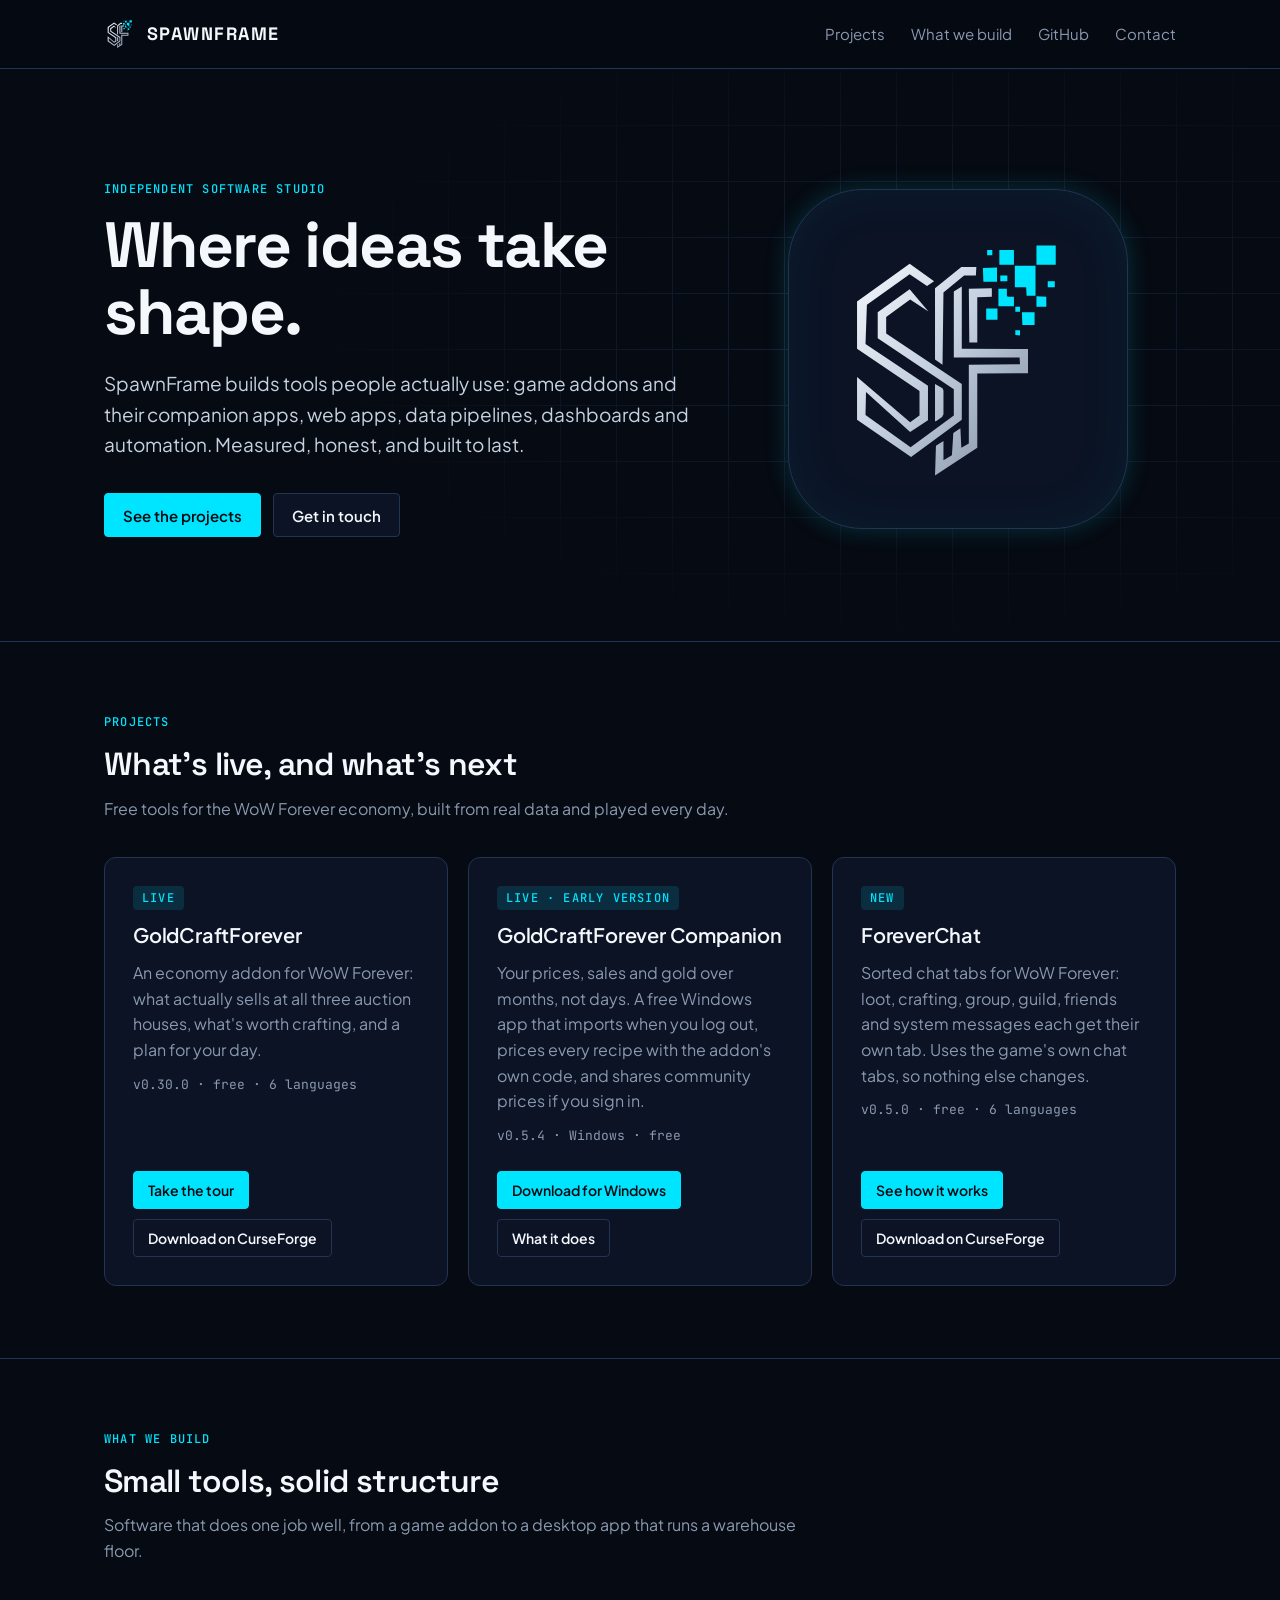
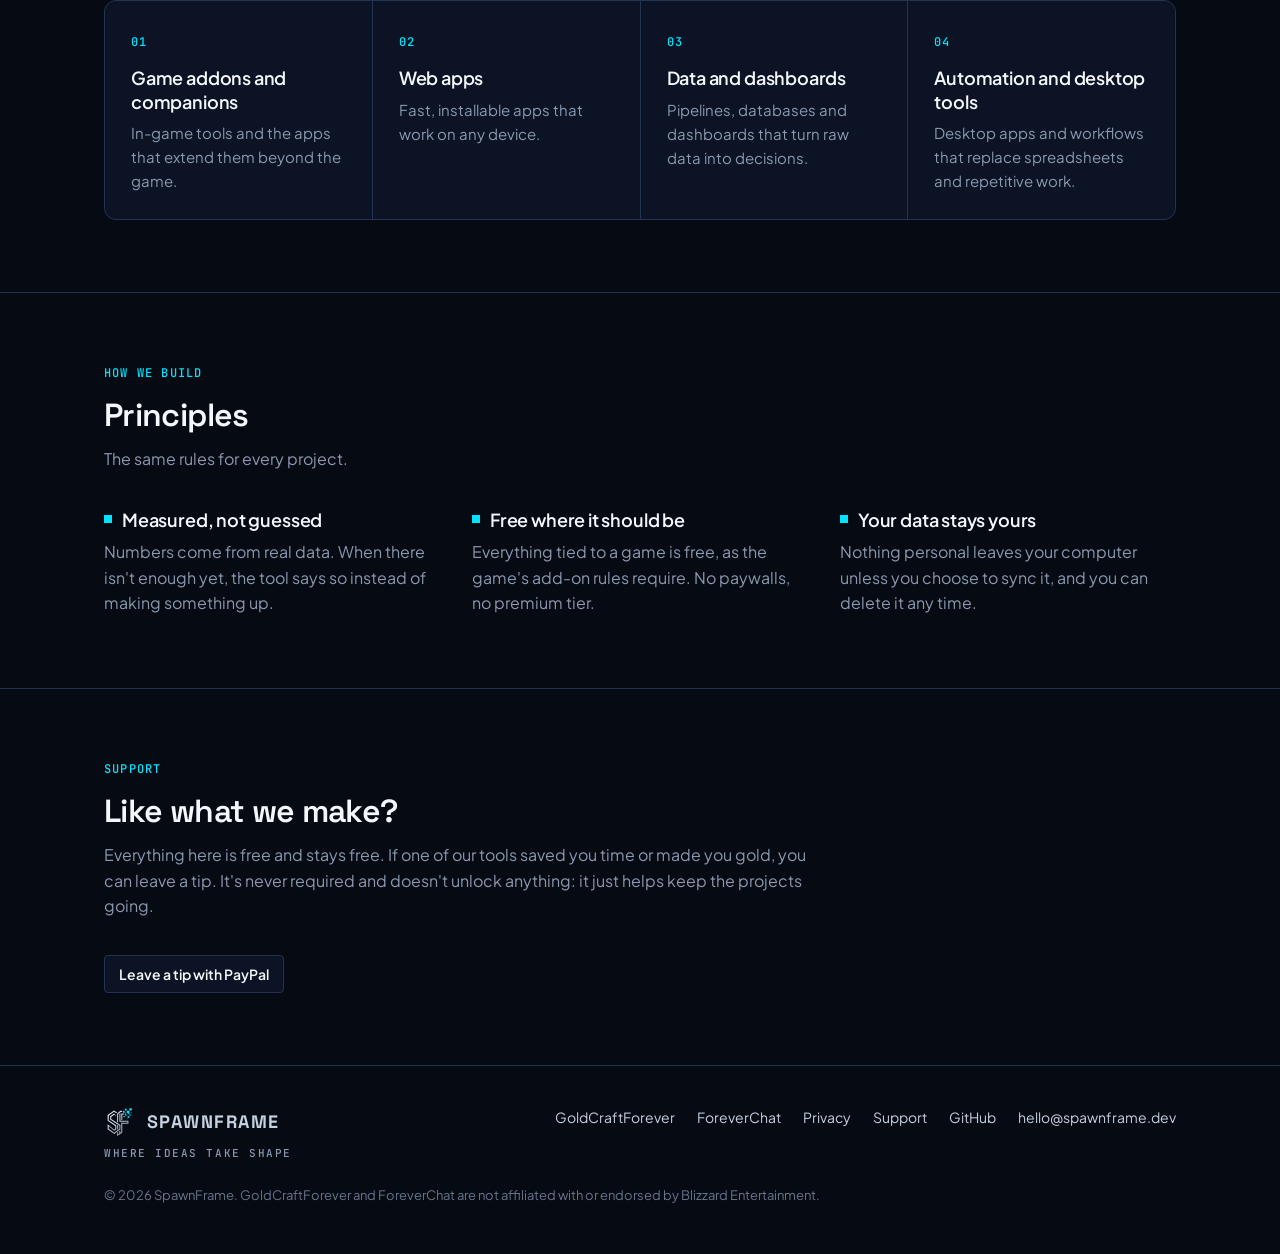
<file: index.html>
<!doctype html>
<html lang="en">
<head>
<meta charset="utf-8">
<meta name="viewport" content="width=device-width, initial-scale=1">
<title>SpawnFrame: where ideas take shape</title>
<meta name="description" content="SpawnFrame is an independent software studio: game addons and companion apps, web apps, data tools and automation. Measured, honest, built to last.">
<meta name="theme-color" content="#060A12">
<link rel="canonical" href="https://spawnframe.dev/">
<link rel="icon" href="/favicon.ico" sizes="48x48">
<link rel="icon" href="/favicon.svg?v=c705b3b3" type="image/svg+xml">
<link rel="icon" href="/brand/favicon-32.png" type="image/png" sizes="32x32">
<link rel="apple-touch-icon" href="/brand/apple-touch-icon.png">
<link rel="manifest" href="/site.webmanifest">
<meta property="og:title" content="SpawnFrame: where ideas take shape">
<meta property="og:description" content="SpawnFrame is an independent software studio: game addons and companion apps, web apps, data tools and automation. Measured, honest, built to last.">
<meta property="og:url" content="https://spawnframe.dev/">
<meta property="og:image" content="https://spawnframe.dev/brand/icon-512.png">
<meta property="og:type" content="website">
<link rel="preload" href="/fonts/space-grotesk-latin-700-normal.woff2" as="font" type="font/woff2" crossorigin>
<link rel="stylesheet" href="/styles.css?v=2021d4a5">
</head>
<body>
<header class="top"><div class="wrap">
  <a class="brand" href="/" aria-label="SpawnFrame home"><img src="/brand/logo-mark.svg?v=846f8ce9" alt="" width="32" height="32"><span>SpawnFrame</span></a>
  <nav class="nav"><a href="/#projects">Projects</a><a class="hide-sm" href="/#build">What we build</a><a class="hide-xs" href="https://github.com/SpawnFrameDev">GitHub</a><a href="mailto:hello@spawnframe.dev">Contact</a></nav>
</div></header>
<main>
  <div class="hero"><div class="wrap">
    <div>
      <p class="eyebrow">Independent software studio</p>
      <h1>Where ideas take shape.</h1>
      <p>SpawnFrame builds tools people actually use: game addons and their companion apps, web apps, data pipelines, dashboards and automation. Measured, honest, and built to last.</p>
      <div class="cta"><a class="btn primary" href="#projects">See the projects</a><a class="btn" href="mailto:hello@spawnframe.dev">Get in touch</a></div>
    </div>
    <div class="art"><img src="/brand/logo-mark.svg?v=846f8ce9" alt="The SpawnFrame mark: an interlocked S and F with cyan pixels assembling at the top right" width="256" height="256"></div>
  </div></div>

  <section id="projects"><div class="wrap">
    <p class="eyebrow">Projects</p>
    <h2>What's live, and what's next</h2>
    <p class="lead">Free tools for the WoW Forever economy, built from real data and played every day.</p>
    <div class="grid">
      <article class="card">
        <span class="badge">Live</span>
        <h3>GoldCraftForever</h3>
        <p>An economy addon for WoW Forever: what actually sells at all three auction houses, what's worth crafting, and a plan for your day.</p>
        <span class="meta">v0.30.0 · free · 6 languages</span>
        <div class="links"><a class="btn primary sm" href="/goldcraft/">Take the tour</a><a class="btn sm" href="https://www.curseforge.com/wow/addons/goldcraftforever">Download on CurseForge</a></div>
      </article>
      <article class="card">
        <span class="badge">Live · early version</span>
        <h3>GoldCraftForever Companion</h3>
        <p>Your prices, sales and gold over months, not days. A free Windows app that imports when you log out, prices every recipe with the addon's own code, and shares community prices if you sign in.</p>
        <span class="meta">v0.5.4 · Windows · free</span>
        <div class="links"><a class="btn primary sm" href="/goldcraft/download/GoldCraftCompanion-0.5.4.zip" download>Download for Windows</a><a class="btn sm" href="/goldcraft/#coming">What it does</a></div>
      </article>
      <article class="card">
        <span class="badge">New</span>
        <h3>ForeverChat</h3>
        <p>Sorted chat tabs for WoW Forever: loot, crafting, group, guild, friends and system messages each get their own tab. Uses the game's own chat tabs, so nothing else changes.</p>
        <span class="meta">v0.5.0 · free · 6 languages</span>
        <div class="links"><a class="btn primary sm" href="/foreverchat/">See how it works</a><a class="btn sm" href="https://www.curseforge.com/projects/1811600">Download on CurseForge</a></div>
      </article>
    </div>
  </div></section>

  <section id="build"><div class="wrap">
    <p class="eyebrow">What we build</p>
    <h2>Small tools, solid structure</h2>
    <p class="lead">Software that does one job well, from a game addon to a desktop app that runs a warehouse floor.</p>
    <div class="cols">
      <div><span class="num">01</span><h3>Game addons and companions</h3><p>In-game tools and the apps that extend them beyond the game.</p></div>
      <div><span class="num">02</span><h3>Web apps</h3><p>Fast, installable apps that work on any device.</p></div>
      <div><span class="num">03</span><h3>Data and dashboards</h3><p>Pipelines, databases and dashboards that turn raw data into decisions.</p></div>
      <div><span class="num">04</span><h3>Automation and desktop tools</h3><p>Desktop apps and workflows that replace spreadsheets and repetitive work.</p></div>
    </div>
  </div></section>

  <section><div class="wrap">
    <p class="eyebrow">How we build</p>
    <h2>Principles</h2>
    <p class="lead">The same rules for every project.</p>
    <div class="principles">
      <div><h3>Measured, not guessed</h3><p>Numbers come from real data. When there isn't enough yet, the tool says so instead of making something up.</p></div>
      <div><h3>Free where it should be</h3><p>Everything tied to a game is free, as the game's add-on rules require. No paywalls, no premium tier.</p></div>
      <div><h3>Your data stays yours</h3><p>Nothing personal leaves your computer unless you choose to sync it, and you can delete it any time.</p></div>
    </div>
  </div></section>

  <section id="support"><div class="wrap support">
    <p class="eyebrow">Support</p>
    <h2>Like what we make?</h2>
    <p class="lead">Everything here is free and stays free. If one of our tools saved you time or made you gold, you can leave a tip. It's never required and doesn't unlock anything: it just helps keep the projects going.</p>
    <div class="cta"><a class="btn sm" href="https://paypal.me/zlee3326" target="_blank" rel="noopener">Leave a tip with PayPal</a></div>
  </div></section>
</main>
<footer class="foot"><div class="wrap">
  <div><a class="brand" href="/"><img src="/brand/logo-mark.svg?v=846f8ce9" alt="" width="28" height="28"><span>SpawnFrame</span></a><span class="tag">Where ideas take shape</span></div>
  <nav><a href="/goldcraft/">GoldCraftForever</a><a href="/foreverchat/">ForeverChat</a><a href="/privacy/">Privacy</a><a href="/#support">Support</a><a href="https://github.com/SpawnFrameDev">GitHub</a><a href="mailto:hello@spawnframe.dev">hello@spawnframe.dev</a></nav>
  <div class="legal">© 2026 SpawnFrame. GoldCraftForever and ForeverChat are not affiliated with or endorsed by Blizzard Entertainment.</div>
</div></footer>
</body>
</html>
</file>
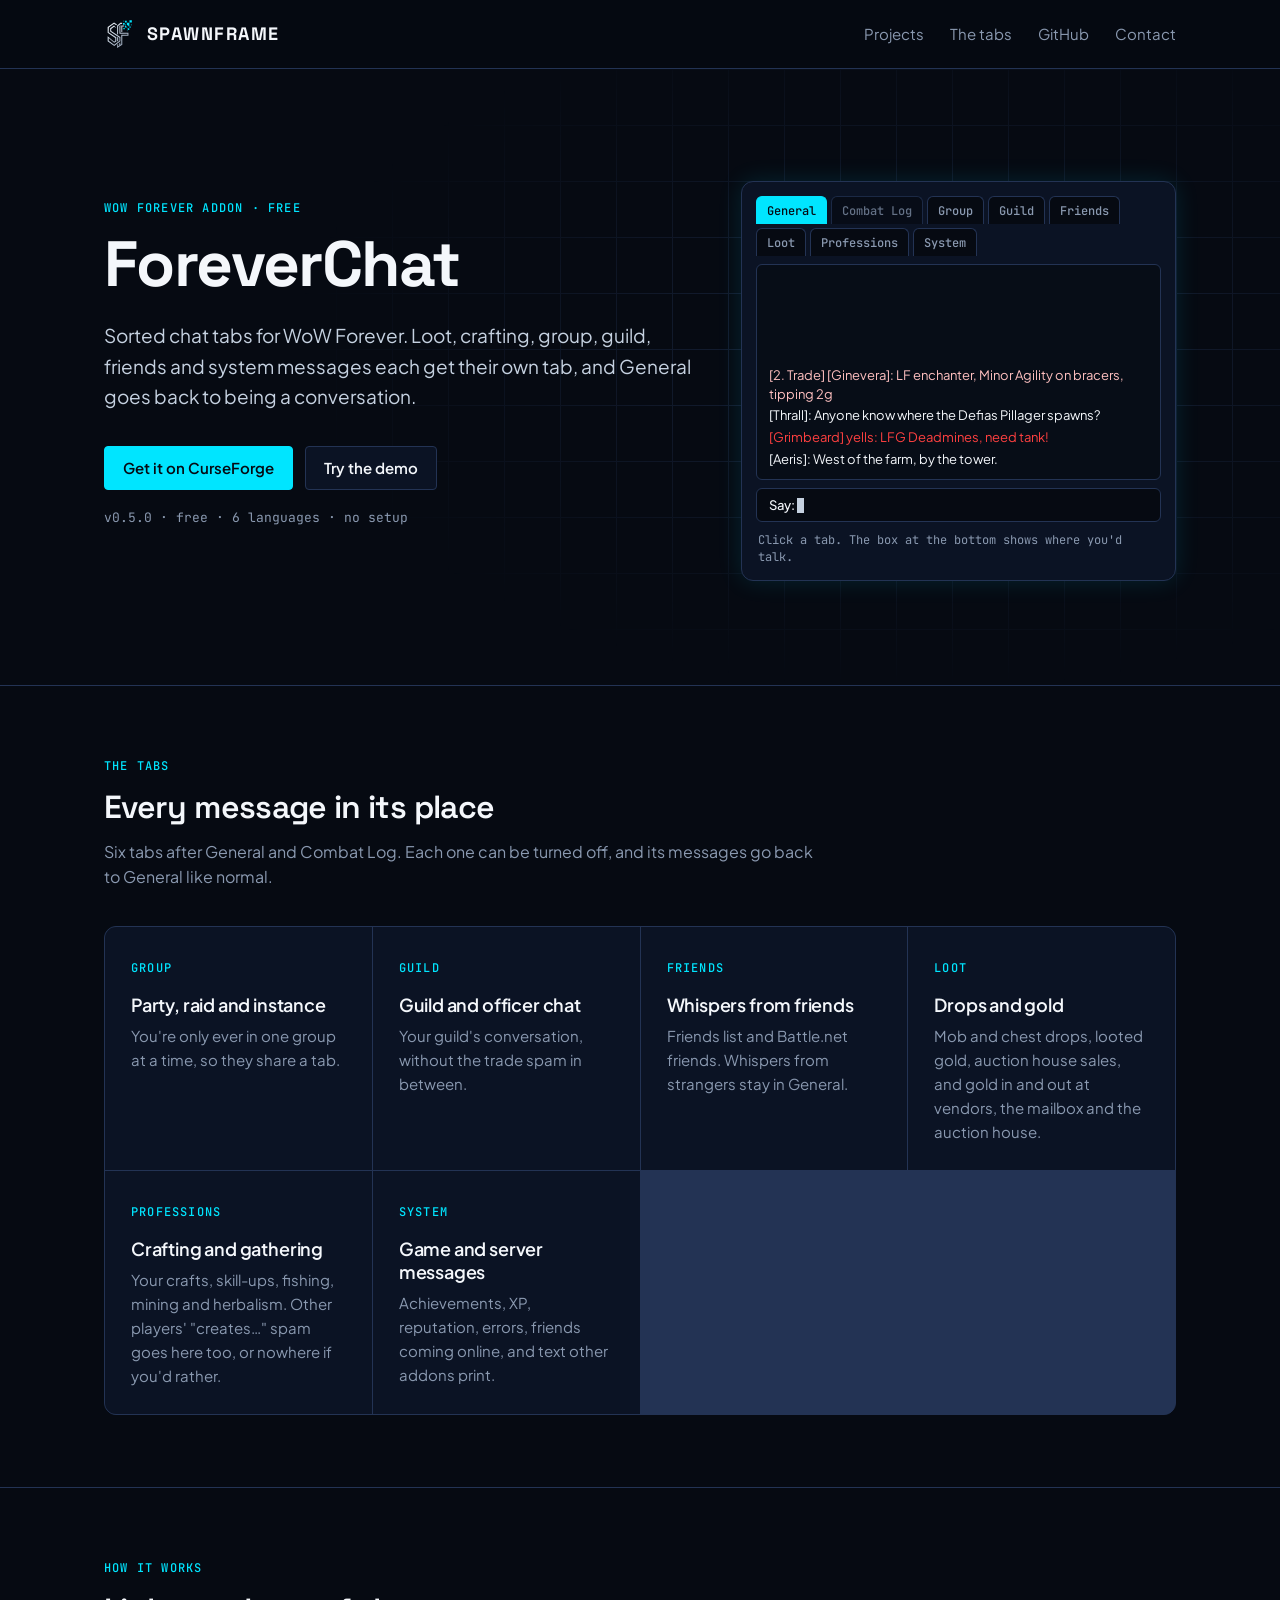
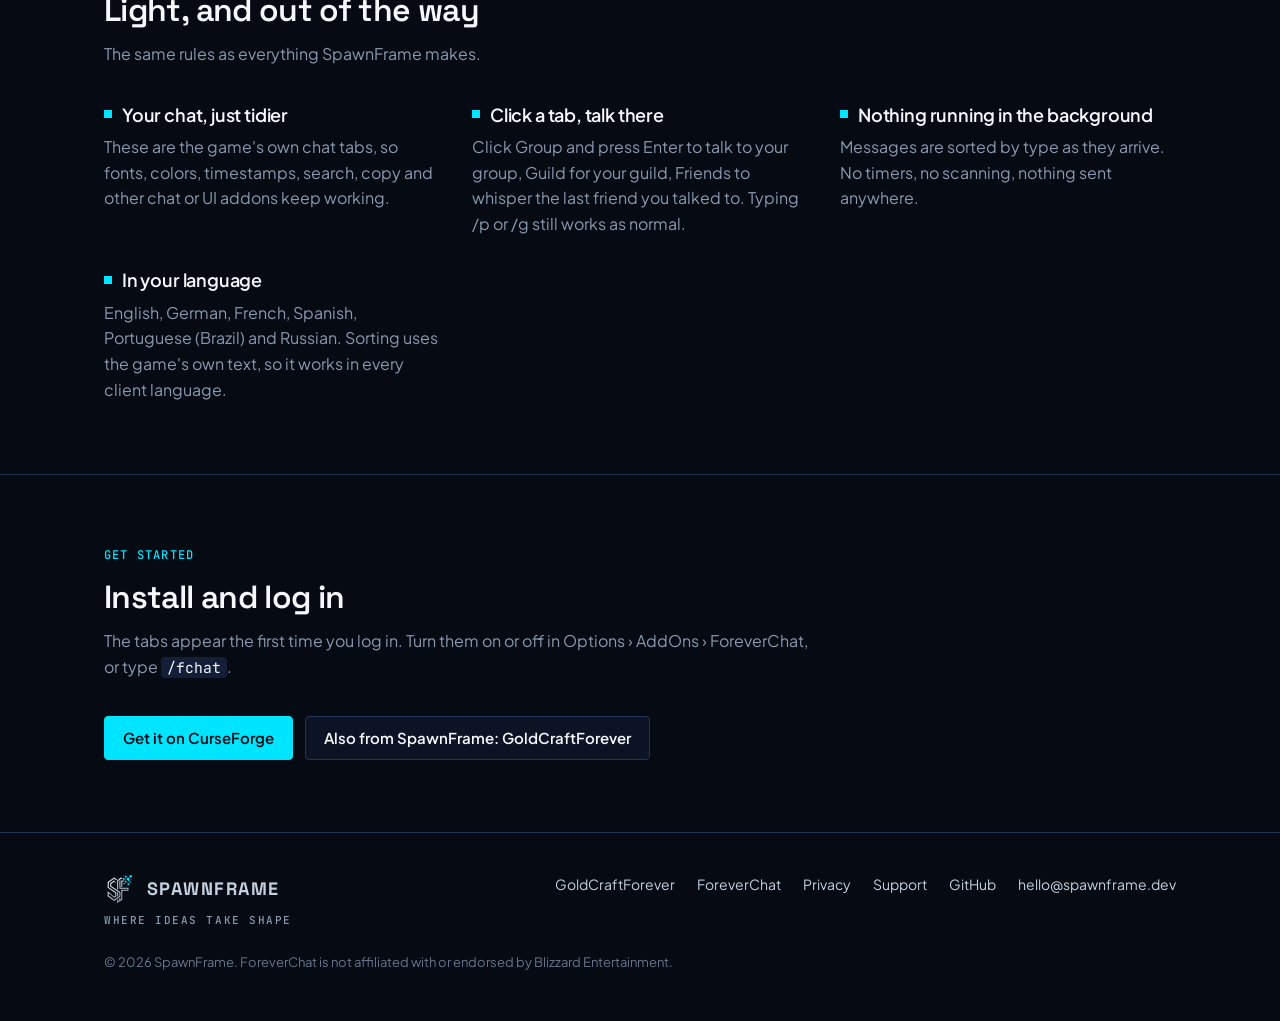
<file: foreverchat/index.html>
<!doctype html>
<html lang="en">
<head>
<meta charset="utf-8">
<meta name="viewport" content="width=device-width, initial-scale=1">
<title>ForeverChat: sorted chat tabs for WoW Forever · SpawnFrame</title>
<meta name="description" content="ForeverChat sorts your WoW Forever chat into Group, Guild, Friends, Loot, Professions and System tabs, using the game's own chat tabs. Free, lightweight, 6 languages.">
<meta name="theme-color" content="#060A12">
<link rel="canonical" href="https://spawnframe.dev/foreverchat/">
<link rel="icon" href="/favicon.ico" sizes="48x48">
<link rel="icon" href="/favicon.svg?v=c705b3b3" type="image/svg+xml">
<link rel="icon" href="/brand/favicon-32.png" type="image/png" sizes="32x32">
<link rel="apple-touch-icon" href="/brand/apple-touch-icon.png">
<link rel="manifest" href="/site.webmanifest">
<meta property="og:title" content="ForeverChat: sorted chat tabs for WoW Forever">
<meta property="og:description" content="Loot, crafting, party, guild, friends and system messages each get their own tab. Free, lightweight, 6 languages.">
<meta property="og:url" content="https://spawnframe.dev/foreverchat/">
<meta property="og:image" content="https://spawnframe.dev/brand/icon-512.png">
<meta property="og:type" content="website">
<link rel="preload" href="/fonts/space-grotesk-latin-700-normal.woff2" as="font" type="font/woff2" crossorigin>
<link rel="stylesheet" href="/styles.css?v=2021d4a5">
<link rel="stylesheet" href="/foreverchat/foreverchat.css?v=cd77fbb0">
<script src="/foreverchat/demo.js?v=146659ae" defer></script>
</head>
<body>
<header class="top"><div class="wrap">
  <a class="brand" href="/" aria-label="SpawnFrame home"><img src="/brand/logo-mark.svg?v=846f8ce9" alt="" width="32" height="32"><span>SpawnFrame</span></a>
  <nav class="nav"><a href="/#projects">Projects</a><a class="hide-sm" href="#tabs">The tabs</a><a class="hide-xs" href="https://github.com/SpawnFrameDev">GitHub</a><a href="mailto:hello@spawnframe.dev">Contact</a></nav>
</div></header>
<main>
  <div class="hero"><div class="wrap">
    <div>
      <p class="eyebrow">WoW Forever addon · free</p>
      <h1>ForeverChat</h1>
      <p>Sorted chat tabs for WoW Forever. Loot, crafting, group, guild, friends and system messages each get their own tab, and General goes back to being a conversation.</p>
      <div class="cta"><a class="btn primary" href="https://www.curseforge.com/projects/1811600">Get it on CurseForge</a><a class="btn" href="#demo">Try the demo</a></div>
      <p class="meta fc-meta">v0.5.0 · free · 6 languages · no setup</p>
    </div>
    <div id="demo" class="fc-demo" aria-label="ForeverChat demo: click a tab">
      <div class="fc-tabs" role="tablist"></div>
      <div class="fc-lines" role="tabpanel" aria-live="polite"></div>
      <div class="fc-input"><span class="fc-say"></span><span class="fc-caret"></span></div>
      <p class="fc-hint">Click a tab. The box at the bottom shows where you'd talk.</p>
    </div>
  </div></div>

  <section id="tabs"><div class="wrap">
    <p class="eyebrow">The tabs</p>
    <h2>Every message in its place</h2>
    <p class="lead">Six tabs after General and Combat Log. Each one can be turned off, and its messages go back to General like normal.</p>
    <div class="cols">
      <div><span class="num">GROUP</span><h3>Party, raid and instance</h3><p>You're only ever in one group at a time, so they share a tab.</p></div>
      <div><span class="num">GUILD</span><h3>Guild and officer chat</h3><p>Your guild's conversation, without the trade spam in between.</p></div>
      <div><span class="num">FRIENDS</span><h3>Whispers from friends</h3><p>Friends list and Battle.net friends. Whispers from strangers stay in General.</p></div>
      <div><span class="num">LOOT</span><h3>Drops and gold</h3><p>Mob and chest drops, looted gold, auction house sales, and gold in and out at vendors, the mailbox and the auction house.</p></div>
      <div><span class="num">PROFESSIONS</span><h3>Crafting and gathering</h3><p>Your crafts, skill-ups, fishing, mining and herbalism. Other players' "creates…" spam goes here too, or nowhere if you'd rather.</p></div>
      <div><span class="num">SYSTEM</span><h3>Game and server messages</h3><p>Achievements, XP, reputation, errors, friends coming online, and text other addons print.</p></div>
    </div>
  </div></section>

  <section><div class="wrap">
    <p class="eyebrow">How it works</p>
    <h2>Light, and out of the way</h2>
    <p class="lead">The same rules as everything SpawnFrame makes.</p>
    <div class="principles">
      <div><h3>Your chat, just tidier</h3><p>These are the game's own chat tabs, so fonts, colors, timestamps, search, copy and other chat or UI addons keep working.</p></div>
      <div><h3>Click a tab, talk there</h3><p>Click Group and press Enter to talk to your group, Guild for your guild, Friends to whisper the last friend you talked to. Typing /p or /g still works as normal.</p></div>
      <div><h3>Nothing running in the background</h3><p>Messages are sorted by type as they arrive. No timers, no scanning, nothing sent anywhere.</p></div>
      <div><h3>In your language</h3><p>English, German, French, Spanish, Portuguese (Brazil) and Russian. Sorting uses the game's own text, so it works in every client language.</p></div>
    </div>
  </div></section>

  <section><div class="wrap">
    <p class="eyebrow">Get started</p>
    <h2>Install and log in</h2>
    <p class="lead">The tabs appear the first time you log in. Turn them on or off in Options › AddOns › ForeverChat, or type <code>/fchat</code>.</p>
    <div class="cta"><a class="btn primary" href="https://www.curseforge.com/projects/1811600">Get it on CurseForge</a><a class="btn" href="/goldcraft/">Also from SpawnFrame: GoldCraftForever</a></div>
  </div></section>
</main>
<footer class="foot"><div class="wrap">
  <div><a class="brand" href="/"><img src="/brand/logo-mark.svg?v=846f8ce9" alt="" width="28" height="28"><span>SpawnFrame</span></a><span class="tag">Where ideas take shape</span></div>
  <nav><a href="/goldcraft/">GoldCraftForever</a><a href="/foreverchat/">ForeverChat</a><a href="/privacy/">Privacy</a><a href="/#support">Support</a><a href="https://github.com/SpawnFrameDev">GitHub</a><a href="mailto:hello@spawnframe.dev">hello@spawnframe.dev</a></nav>
  <div class="legal">© 2026 SpawnFrame. ForeverChat is not affiliated with or endorsed by Blizzard Entertainment.</div>
</div></footer>
</body>
</html>
</file>
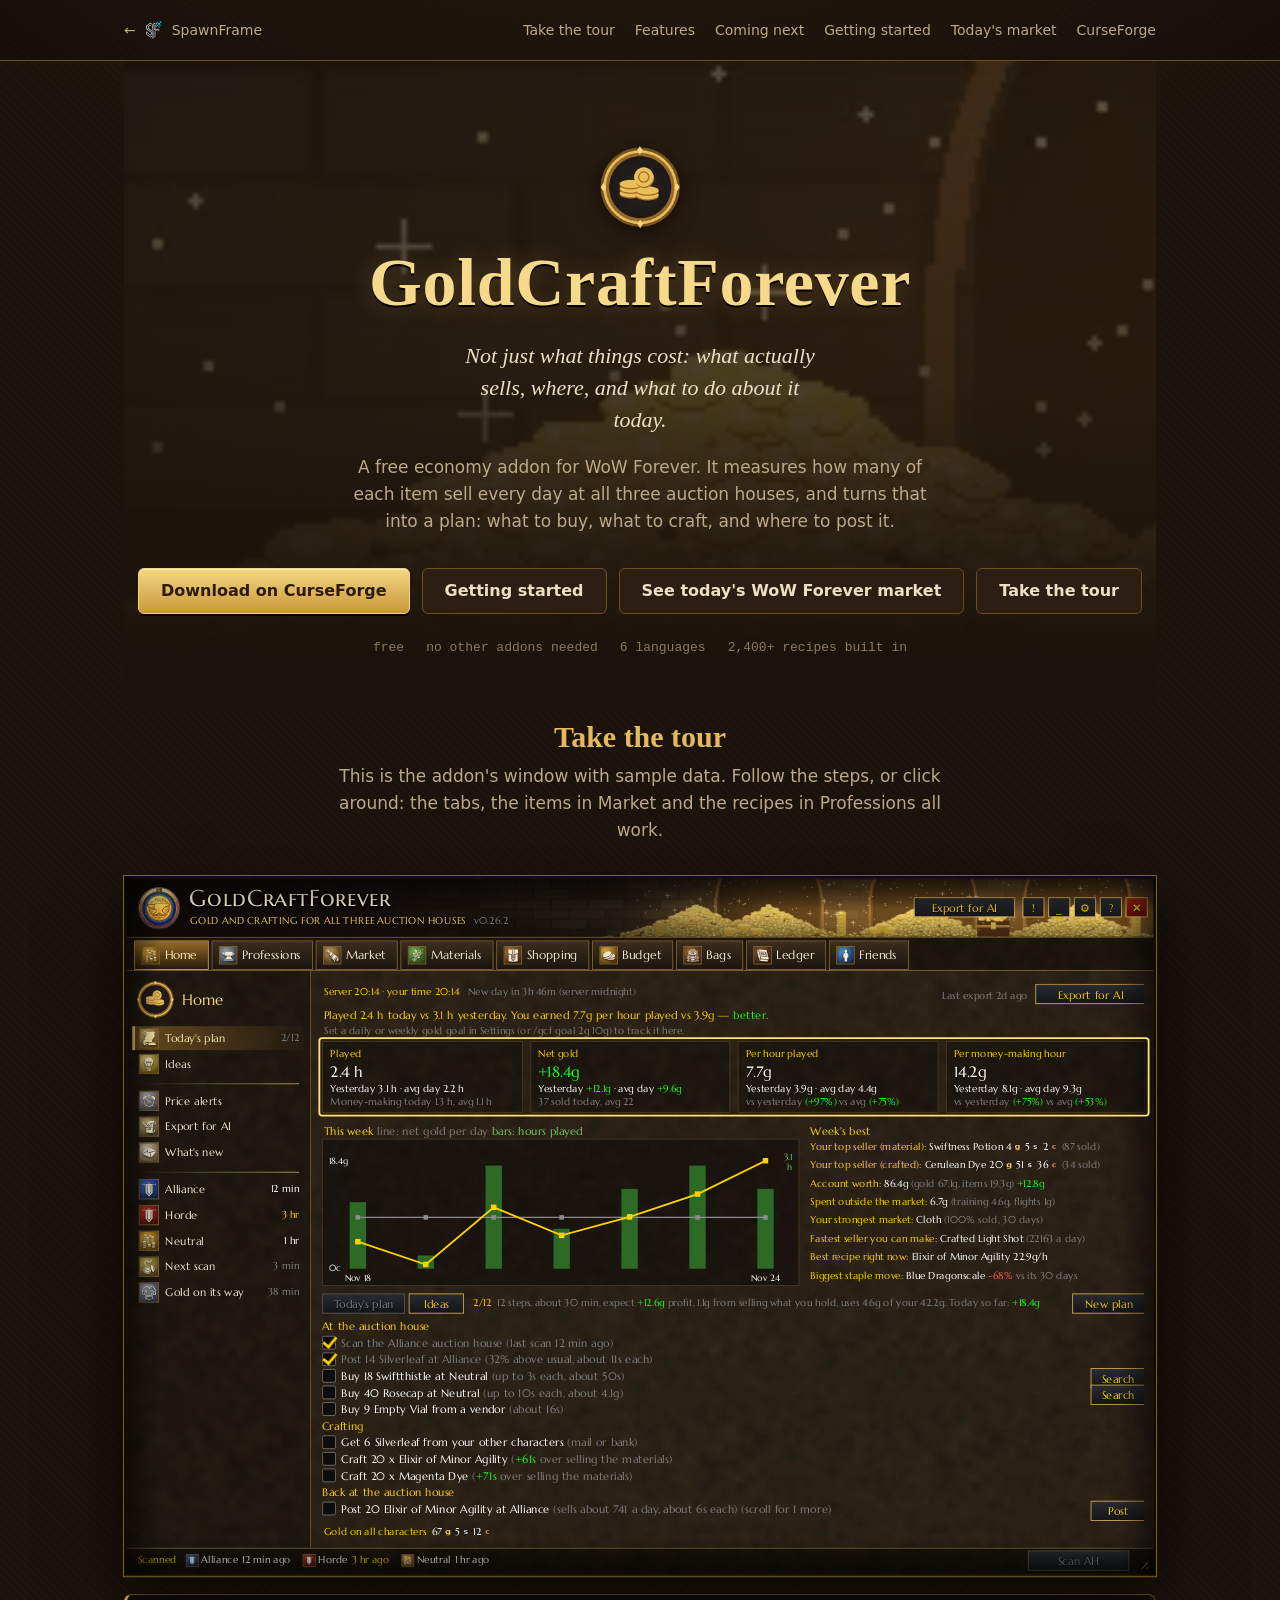
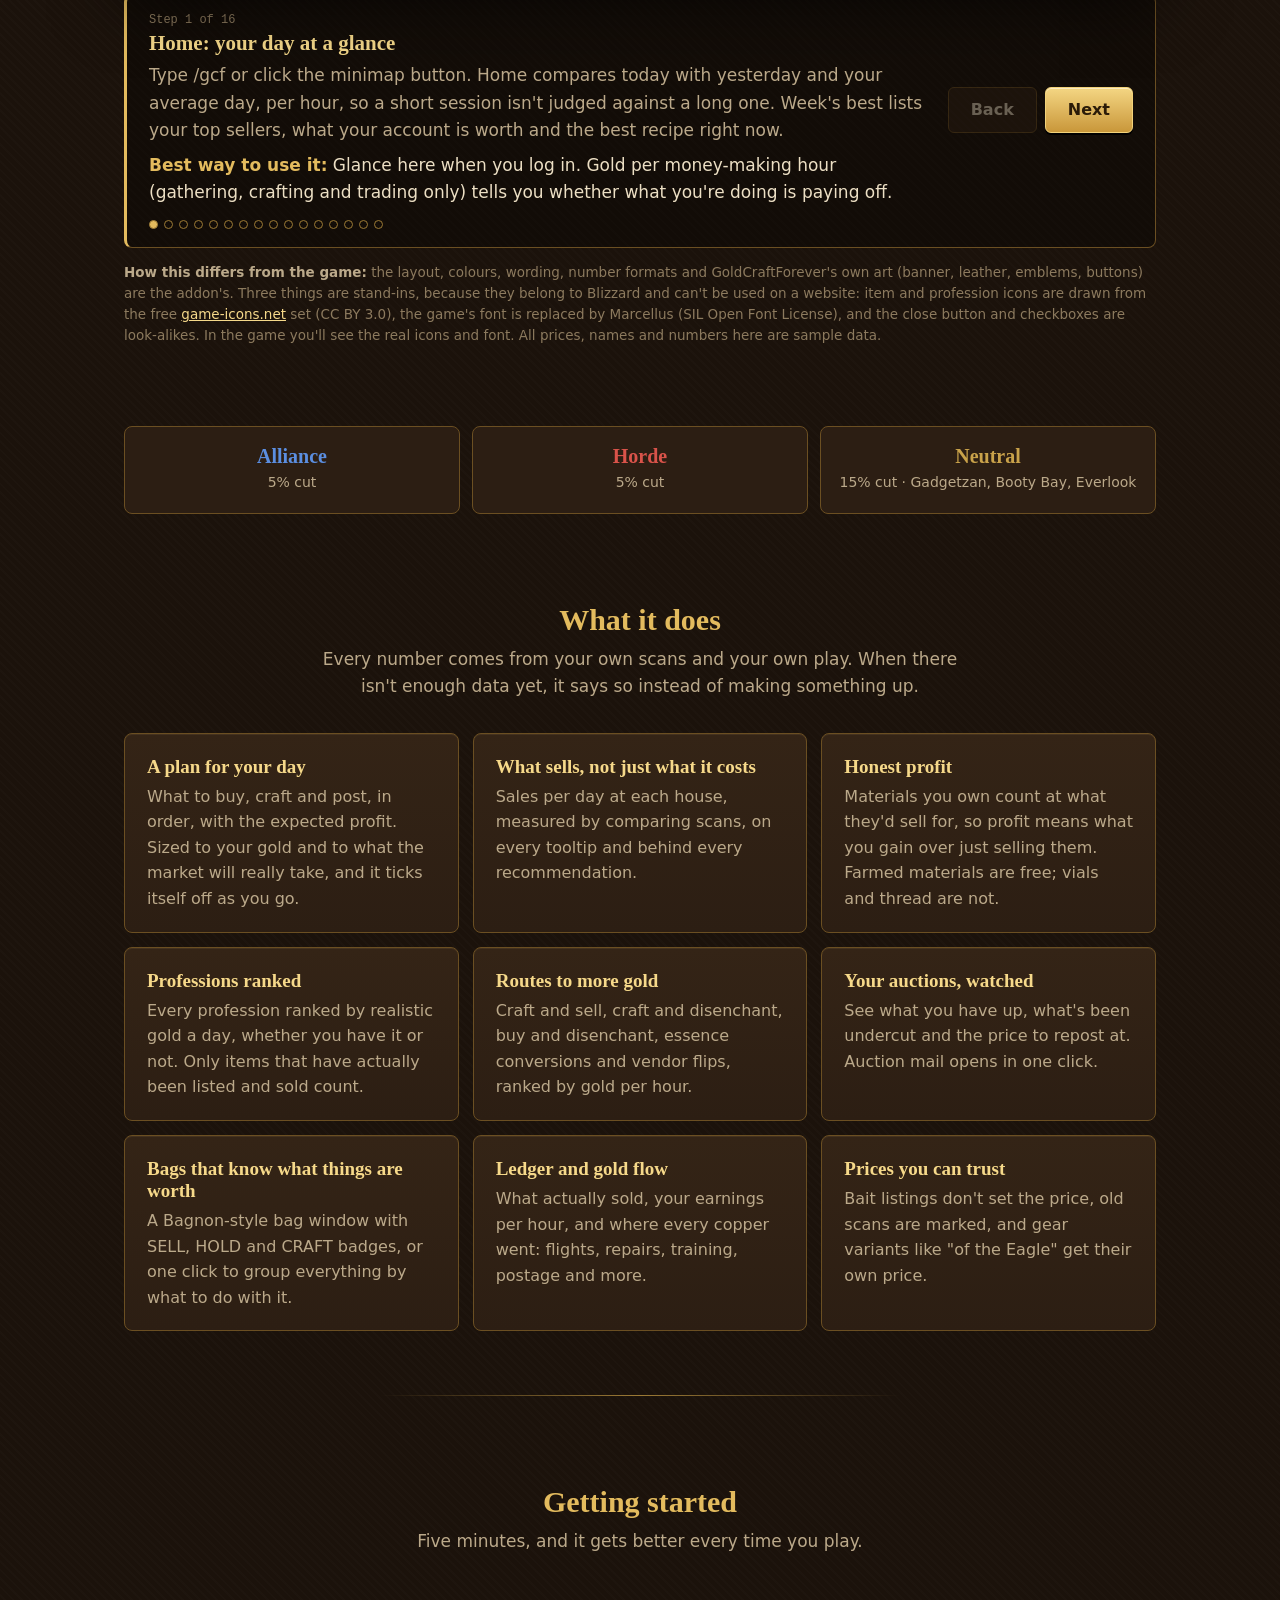
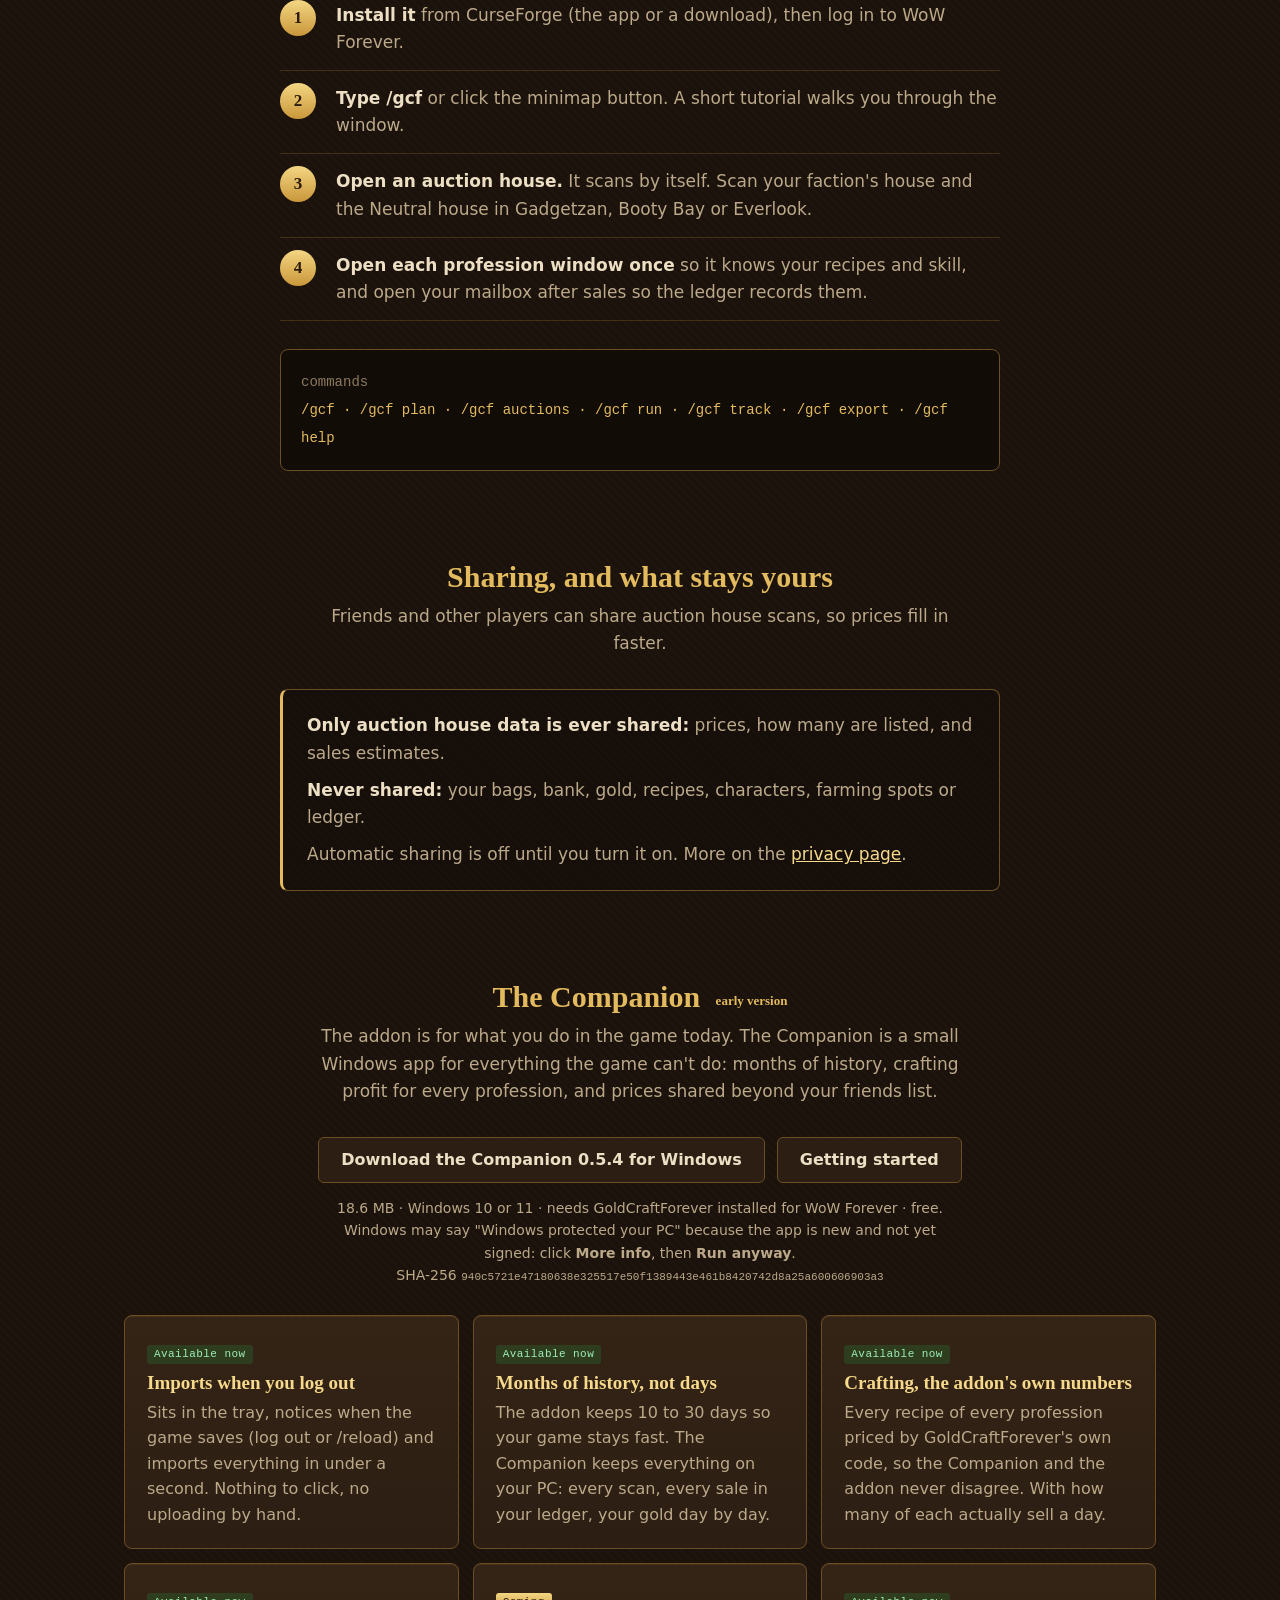
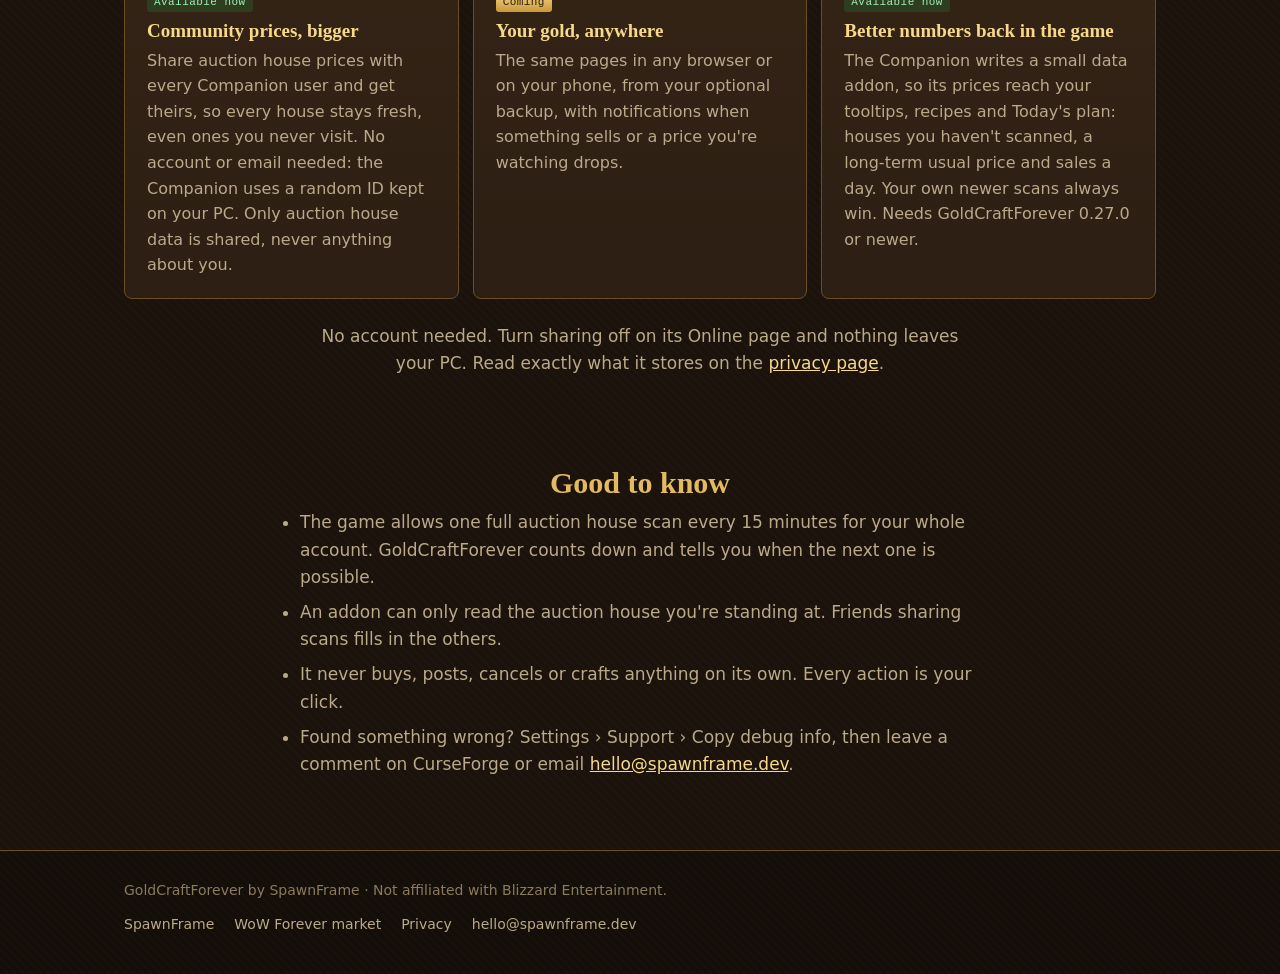
<file: goldcraft/index.html>
<!doctype html>
<html lang="en">
<head>
<meta charset="utf-8">
<meta name="viewport" content="width=device-width, initial-scale=1">
<title>GoldCraftForever: WoW Forever auction house prices and crafting profit addon</title>
<meta name="description" content="Not just what things cost: what actually sells, where, and what to do about it today. A free economy addon for all three WoW Forever auction houses.">
<link rel="canonical" href="https://spawnframe.dev/goldcraft/">
<link rel="icon" href="/favicon.ico" sizes="48x48">
<link rel="icon" href="/favicon.svg?v=c705b3b3" type="image/svg+xml">
<link rel="icon" href="/brand/favicon-32.png" type="image/png" sizes="32x32">
<link rel="apple-touch-icon" href="/brand/apple-touch-icon.png">
<meta property="og:title" content="GoldCraftForever: what actually sells on WoW Forever">
<meta property="og:description" content="What actually sells, where, and what to do about it today. A free economy addon for WoW Forever.">
<meta property="og:url" content="https://spawnframe.dev/goldcraft/">
<meta property="og:type" content="website">
<meta property="og:image" content="https://spawnframe.dev/goldcraft/art/og.png">
<meta property="og:image:width" content="1200">
<meta property="og:image:height" content="630">
<meta property="og:site_name" content="SpawnFrame">
<meta name="twitter:card" content="summary_large_image">
<script type="application/ld+json">{"@context": "https://schema.org", "@type": "SoftwareApplication", "name": "GoldCraftForever", "applicationCategory": "GameApplication", "applicationSubCategory": "World of Warcraft addon", "operatingSystem": "Windows, macOS (World of Warcraft: Forever)", "description": "A free economy addon for WoW Forever: auction house prices and sales a day at all three auction houses, crafting profit for every recipe, a daily plan, buy-up-to prices and a gold-goal planner.", "url": "https://spawnframe.dev/goldcraft/", "image": "https://spawnframe.dev/goldcraft/art/og.png", "downloadUrl": "https://www.curseforge.com/wow/addons/goldcraftforever", "offers": {"@type": "Offer", "price": "0", "priceCurrency": "USD"}, "author": {"@type": "Organization", "name": "SpawnFrame", "url": "https://spawnframe.dev/"}}</script>
<link rel="stylesheet" href="/goldcraft/goldcraft.css?v=2104ad33">
<link rel="stylesheet" href="/goldcraft/demo.css?v=6fa3718a">
</head>
<body>
<header class="top"><div class="wrap">
  <a href="/" style="display:inline-flex;align-items:center;gap:8px">← <img src="/brand/logo-mark.svg?v=846f8ce9" alt="" width="20" height="20"> SpawnFrame</a>
  <nav><a href="#tour">Take the tour</a><a href="#features">Features</a><a href="#coming">Coming next</a><a href="#start">Getting started</a><a href="/goldcraft/market/">Today's market</a><a href="https://www.curseforge.com/wow/addons/goldcraftforever">CurseForge</a></nav>
</div></header>

<main class="wrap">
  <section class="hero">
    <img class="crest-img" src="/goldcraft/art/emblem_home.webp" alt="" width="84" height="84">
    <h1>GoldCraftForever</h1>
    <p class="lede">Not just what things cost: what actually sells, where, and what to do about it today.</p>
    <p class="sub">A free economy addon for WoW Forever. It measures how many of each item sell every day at all three auction houses, and turns that into a plan: what to buy, what to craft, and where to post it.</p>
    <div class="cta">
      <a class="btn gold" href="https://www.curseforge.com/wow/addons/goldcraftforever">Download on CurseForge</a> <a class="btn" href="/goldcraft/start/">Getting started</a> <a class="btn" href="/goldcraft/market/">See today's WoW Forever market</a>
      <a class="btn" href="#tour">Take the tour</a>
    </div>
    <div class="facts"><span>free</span><span>no other addons needed</span><span>6 languages</span><span>2,400+ recipes built in</span></div>
  </section>

  <section id="tour" class="demo">
    <h2>Take the tour</h2>
    <p class="intro">This is the addon's window with sample data. Follow the steps, or click around: the tabs, the items in Market and the recipes in Professions all work.</p>
    <div class="demo-stage" id="demo-stage"><div class="demo-scaler" id="demo-scaler">
      <div class="w" id="gcf-win" aria-label="GoldCraftForever window with sample data">
        <div class="w-head">
          <img class="w-logo" src="/goldcraft/art/icon.webp" alt="">
          <div class="w-title">GoldCraftForever</div>
          <div class="w-sub">GOLD AND CRAFTING FOR ALL THREE AUCTION HOUSES<span class="v">v0.26.2</span></div>
          <div class="w-hbtns"><span class="b" style="width:110px">Export for AI</span><span class="b sq" style="margin-left:4px">!</span><span class="b sq">_</span><span class="b sq">&#9881;</span><span class="b sq">?</span><span class="b x">&#10005;</span></div>
        </div>
        <div class="w-tabs" id="w-tabs"></div>
        <div class="w-side" id="w-side"></div>
        <div class="w-main" id="w-main"></div>
        <div class="w-foot" id="w-foot"></div>
      </div>
      <div class="fw" id="aucw" style="left:150px;top:180px;width:840px;height:300px"></div>
      <div class="fw" id="bagw" style="left:470px;top:150px;width:598px;height:300px"></div>
      <div class="tipw" id="tipw" style="left:640px;top:210px"></div>
      <div id="tour-box"></div>
    </div></div>
    <div class="tour" aria-live="polite">
      <div><div class="step" id="tour-step"></div><h3 id="tour-title"></h3><p id="tour-text"></p><p class="best" id="tour-best"></p></div>
      <div class="nav"><button class="btn" id="tour-prev" type="button">Back</button><button class="btn gold" id="tour-next" type="button">Next</button></div>
      <div class="dots" id="tour-dots"></div>
    </div>
    <p class="demo-note"><b>How this differs from the game:</b> the layout, colours, wording, number formats and GoldCraftForever's own art (banner, leather, emblems, buttons) are the addon's. Three things are stand-ins, because they belong to Blizzard and can't be used on a website: item and profession icons are drawn from the free <a href="https://game-icons.net">game-icons.net</a> set (CC BY 3.0), the game's font is replaced by Marcellus (SIL Open Font License), and the close button and checkboxes are look-alikes. In the game you'll see the real icons and font. All prices, names and numbers here are sample data.<span class="small-only"> Best on a bigger screen.</span></p>
  </section>

  <div class="houses" aria-label="The three auction houses">
    <div class="house a"><b>Alliance</b><span>5% cut</span></div>
    <div class="house h"><b>Horde</b><span>5% cut</span></div>
    <div class="house n"><b>Neutral</b><span>15% cut · Gadgetzan, Booty Bay, Everlook</span></div>
  </div>

  <section id="features">
    <h2>What it does</h2>
    <p class="intro">Every number comes from your own scans and your own play. When there isn't enough data yet, it says so instead of making something up.</p>
    <div class="features">
      <div class="feature"><h3>A plan for your day</h3><p>What to buy, craft and post, in order, with the expected profit. Sized to your gold and to what the market will really take, and it ticks itself off as you go.</p></div>
      <div class="feature"><h3>What sells, not just what it costs</h3><p>Sales per day at each house, measured by comparing scans, on every tooltip and behind every recommendation.</p></div>
      <div class="feature"><h3>Honest profit</h3><p>Materials you own count at what they'd sell for, so profit means what you gain over just selling them. Farmed materials are free; vials and thread are not.</p></div>
      <div class="feature"><h3>Professions ranked</h3><p>Every profession ranked by realistic gold a day, whether you have it or not. Only items that have actually been listed and sold count.</p></div>
      <div class="feature"><h3>Routes to more gold</h3><p>Craft and sell, craft and disenchant, buy and disenchant, essence conversions and vendor flips, ranked by gold per hour.</p></div>
      <div class="feature"><h3>Your auctions, watched</h3><p>See what you have up, what's been undercut and the price to repost at. Auction mail opens in one click.</p></div>
      <div class="feature"><h3>Bags that know what things are worth</h3><p>A Bagnon-style bag window with SELL, HOLD and CRAFT badges, or one click to group everything by what to do with it.</p></div>
      <div class="feature"><h3>Ledger and gold flow</h3><p>What actually sold, your earnings per hour, and where every copper went: flights, repairs, training, postage and more.</p></div>
      <div class="feature"><h3>Prices you can trust</h3><p>Bait listings don't set the price, old scans are marked, and gear variants like "of the Eagle" get their own price.</p></div>
    </div>
  </section>

  <!-- Screenshots: put PNGs in /goldcraft/img/ and remove the comment markers around this section.
  <section id="screens">
    <h2>In the game</h2>
    <p class="intro">Leather, gold and the game's own icons, so it looks like it belongs.</p>
    <div class="shots">
      <figure><img src="/goldcraft/img/home.png" alt="The Home tab with today's plan" loading="lazy"><figcaption>Home: your day at a glance</figcaption></figure>
      <figure><img src="/goldcraft/img/market.png" alt="The Market tab with an item's price chart" loading="lazy"><figcaption>Market: prices and sales at all three houses</figcaption></figure>
      <figure><img src="/goldcraft/img/bags.png" alt="The bag window with SELL, HOLD and CRAFT badges" loading="lazy"><figcaption>Bags that know what things are worth</figcaption></figure>
      <figure><img src="/goldcraft/img/auctions.png" alt="My auctions next to the auction house" loading="lazy"><figcaption>My auctions: undercuts and repost prices</figcaption></figure>
    </div>
  </section>
  -->

  <div class="rule"></div>

  <section id="start">
    <h2>Getting started</h2>
    <p class="intro">Five minutes, and it gets better every time you play.</p>
    <ol class="steps">
      <li><strong>Install it</strong> from CurseForge (the app or a download), then log in to WoW Forever.</li>
      <li><strong>Type /gcf</strong> or click the minimap button. A short tutorial walks you through the window.</li>
      <li><strong>Open an auction house.</strong> It scans by itself. Scan your faction's house and the Neutral house in Gadgetzan, Booty Bay or Everlook.</li>
      <li><strong>Open each profession window once</strong> so it knows your recipes and skill, and open your mailbox after sales so the ledger records them.</li>
    </ol>
    <div class="cmds"><span>commands</span><br>/gcf · /gcf plan · /gcf auctions · /gcf run · /gcf track · /gcf export · /gcf help</div>
  </section>

  <section>
    <h2>Sharing, and what stays yours</h2>
    <p class="intro">Friends and other players can share auction house scans, so prices fill in faster.</p>
    <div class="note">
      <p><strong>Only auction house data is ever shared:</strong> prices, how many are listed, and sales estimates.</p>
      <p><strong>Never shared:</strong> your bags, bank, gold, recipes, characters, farming spots or ledger.</p>
      <p>Automatic sharing is off until you turn it on. More on the <a href="/privacy/">privacy page</a>.</p>
    </div>
  </section>

  <section id="coming">
    <h2>The Companion <span class="soon">early version</span></h2>
    <p class="intro">The addon is for what you do in the game today. The Companion is a small Windows app for everything the game can't do: months of history, crafting profit for every profession, and prices shared beyond your friends list.</p>
    <div class="cta"><a class="btn primary" href="/goldcraft/download/GoldCraftCompanion-0.5.4.zip" download>Download the Companion 0.5.4 for Windows</a> <a class="btn" href="/goldcraft/start/">Getting started</a></div>
    <p class="dl-note">18.6 MB · Windows 10 or 11 · needs GoldCraftForever installed for WoW Forever · free.<br>
      Windows may say "Windows protected your PC" because the app is new and not yet signed: click <b>More info</b>, then <b>Run anyway</b>.<br>
      SHA-256 <code>940c5721e47180638e325517e50f1389443e461b8420742d8a25a600606903a3</code></p>
    <div class="features">
      <div class="feature"><span class="soon now">Available now</span><h3>Imports when you log out</h3><p>Sits in the tray, notices when the game saves (log out or /reload) and imports everything in under a second. Nothing to click, no uploading by hand.</p></div>
      <div class="feature"><span class="soon now">Available now</span><h3>Months of history, not days</h3><p>The addon keeps 10 to 30 days so your game stays fast. The Companion keeps everything on your PC: every scan, every sale in your ledger, your gold day by day.</p></div>
      <div class="feature"><span class="soon now">Available now</span><h3>Crafting, the addon's own numbers</h3><p>Every recipe of every profession priced by GoldCraftForever's own code, so the Companion and the addon never disagree. With how many of each actually sell a day.</p></div>
      <div class="feature"><span class="soon now">Available now</span><h3>Community prices, bigger</h3><p>Share auction house prices with every Companion user and get theirs, so every house stays fresh, even ones you never visit. No account or email needed: the Companion uses a random ID kept on your PC. Only auction house data is shared, never anything about you.</p></div>
      <div class="feature"><span class="soon">Coming</span><h3>Your gold, anywhere</h3><p>The same pages in any browser or on your phone, from your optional backup, with notifications when something sells or a price you're watching drops.</p></div>
      <div class="feature"><span class="soon now">Available now</span><h3>Better numbers back in the game</h3><p>The Companion writes a small data addon, so its prices reach your tooltips, recipes and Today's plan: houses you haven't scanned, a long-term usual price and sales a day. Your own newer scans always win. Needs GoldCraftForever 0.27.0 or newer.</p></div>
    </div>
    <p style="margin:24px auto 0;max-width:60ch;text-align:center;color:var(--muted)">No account needed. Turn sharing off on its Online page and nothing leaves your PC. Read exactly what it stores on the <a href="/privacy/">privacy page</a>.</p>
  </section>

  <section>
    <h2>Good to know</h2>
    <ul class="good">
      <li>The game allows one full auction house scan every 15 minutes for your whole account. GoldCraftForever counts down and tells you when the next one is possible.</li>
      <li>An addon can only read the auction house you're standing at. Friends sharing scans fills in the others.</li>
      <li>It never buys, posts, cancels or crafts anything on its own. Every action is your click.</li>
      <li>Found something wrong? Settings › Support › Copy debug info, then leave a comment on CurseForge or email <a href="mailto:hello@spawnframe.dev">hello@spawnframe.dev</a>.</li>
    </ul>
  </section>
</main>

<footer class="foot"><div class="wrap">
  <span>GoldCraftForever by SpawnFrame · Not affiliated with Blizzard Entertainment.</span>
  <nav><a href="/">SpawnFrame</a><a href="/goldcraft/market/">WoW Forever market</a><a href="/privacy/">Privacy</a><a href="mailto:hello@spawnframe.dev">hello@spawnframe.dev</a></nav>
</div></footer>
<script src="/goldcraft/demo.js?v=04dac82e" defer></script>
</body>
</html>
</file>
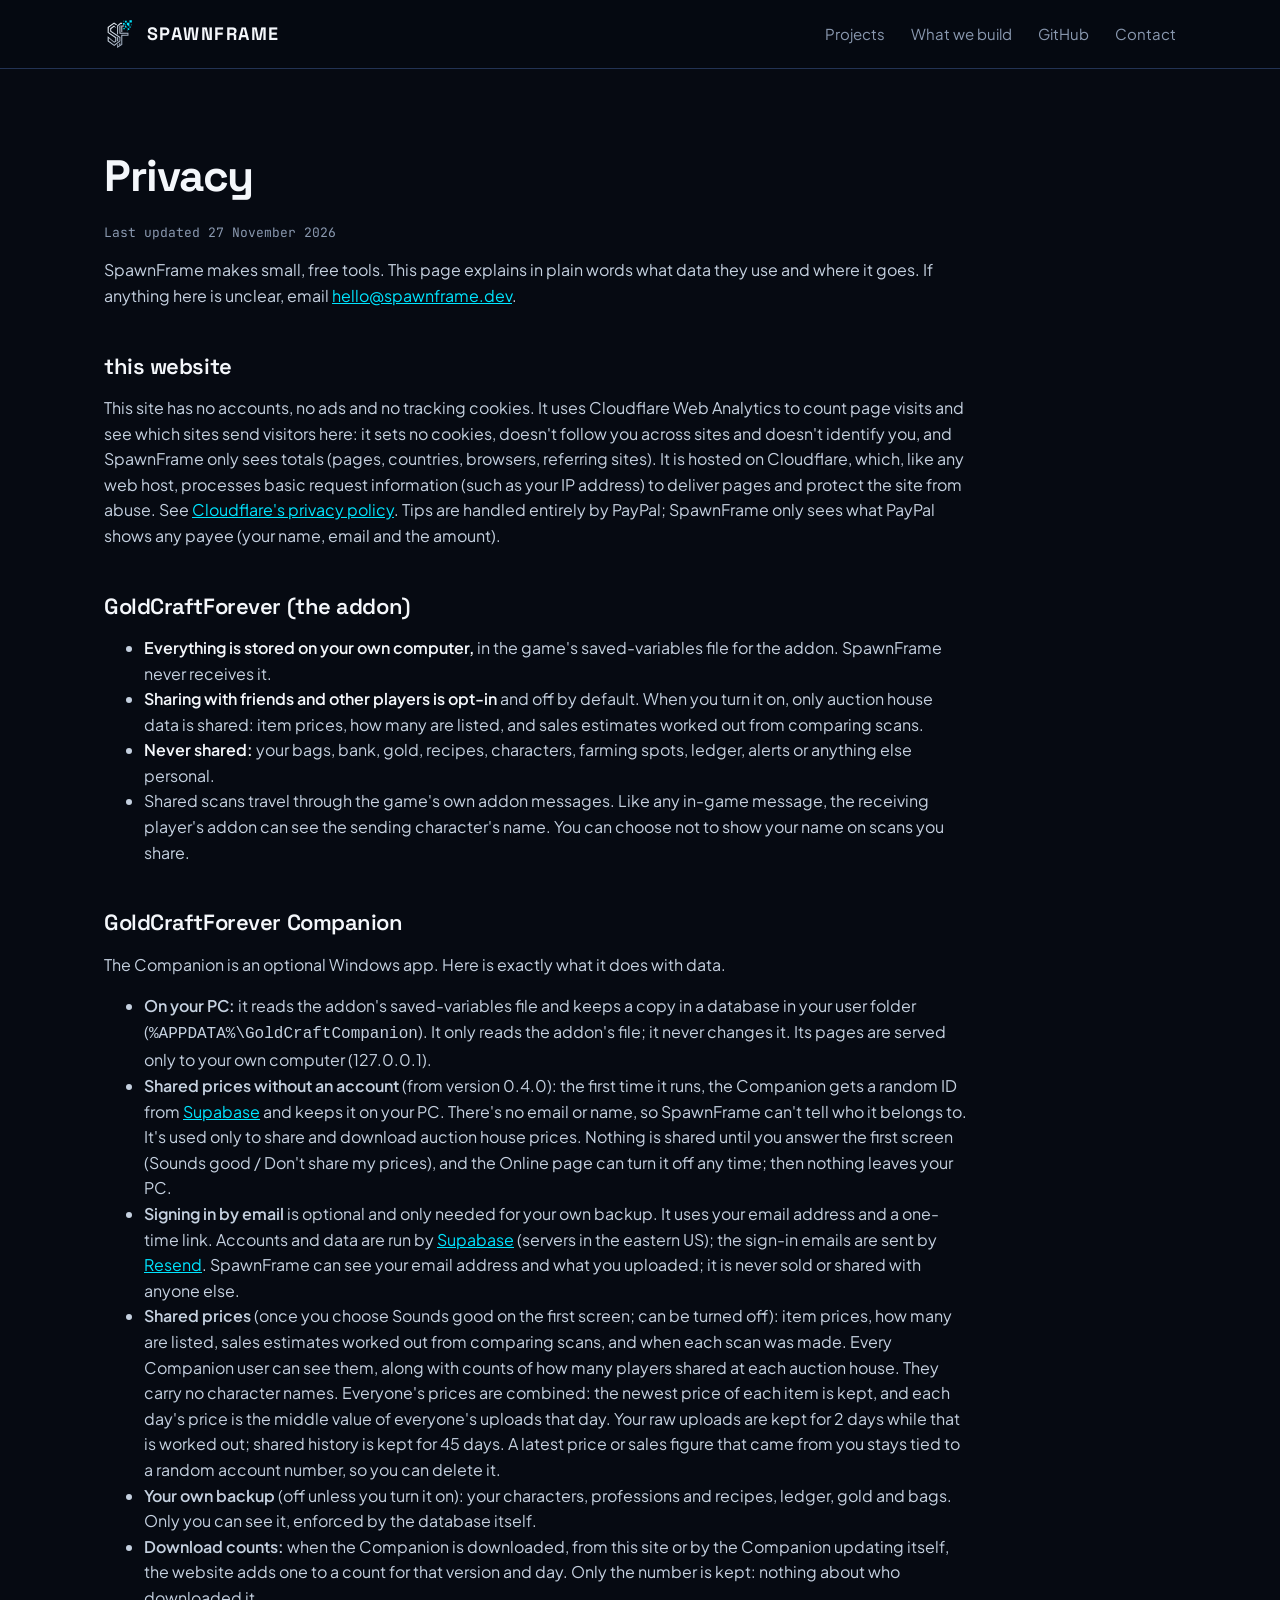
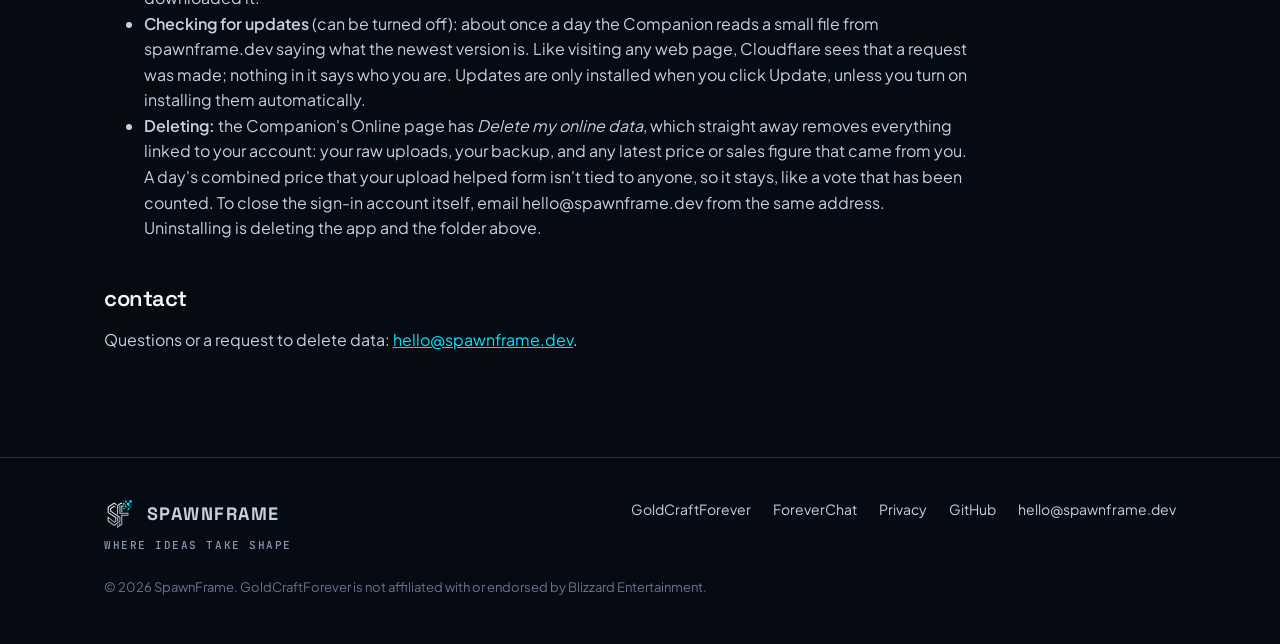
<file: privacy/index.html>
<!doctype html>
<html lang="en">
<head>
<meta charset="utf-8">
<meta name="viewport" content="width=device-width, initial-scale=1">
<title>Privacy · SpawnFrame</title>
<meta name="description" content="How SpawnFrame's addons, apps and website handle your data.">
<meta name="theme-color" content="#060A12">
<link rel="canonical" href="https://spawnframe.dev/privacy/">
<link rel="icon" href="/favicon.ico" sizes="48x48">
<link rel="icon" href="/favicon.svg?v=c705b3b3" type="image/svg+xml">
<link rel="icon" href="/brand/favicon-32.png" type="image/png" sizes="32x32">
<link rel="apple-touch-icon" href="/brand/apple-touch-icon.png">
<link rel="manifest" href="/site.webmanifest">
<meta property="og:title" content="Privacy · SpawnFrame">
<meta property="og:description" content="How SpawnFrame's addons, apps and website handle your data.">
<meta property="og:url" content="https://spawnframe.dev/privacy/">
<meta property="og:image" content="https://spawnframe.dev/brand/icon-512.png">
<meta property="og:type" content="website">
<link rel="preload" href="/fonts/space-grotesk-latin-700-normal.woff2" as="font" type="font/woff2" crossorigin>
<link rel="stylesheet" href="/styles.css?v=2021d4a5">
</head>
<body>
<header class="top"><div class="wrap">
  <a class="brand" href="/" aria-label="SpawnFrame home"><img src="/brand/logo-mark.svg?v=846f8ce9" alt="" width="32" height="32"><span>SpawnFrame</span></a>
  <nav class="nav"><a href="/#projects">Projects</a><a class="hide-sm" href="/#build">What we build</a><a class="hide-xs" href="https://github.com/SpawnFrameDev">GitHub</a><a href="mailto:hello@spawnframe.dev">Contact</a></nav>
</div></header>
<main class="wrap"><article class="prose">
<h1>Privacy</h1>
<p class="updated">Last updated 27 November 2026</p>
<p>SpawnFrame makes small, free tools. This page explains in plain words what data they use and where it goes. If anything here is unclear, email <a href="mailto:hello@spawnframe.dev">hello@spawnframe.dev</a>.</p>

<h2>this website</h2>
<p>This site has no accounts, no ads and no tracking cookies. It uses Cloudflare Web Analytics to count page visits and see which sites send visitors here: it sets no cookies, doesn't follow you across sites and doesn't identify you, and SpawnFrame only sees totals (pages, countries, browsers, referring sites). It is hosted on Cloudflare, which, like any web host, processes basic request information (such as your IP address) to deliver pages and protect the site from abuse. See <a href="https://www.cloudflare.com/privacypolicy/">Cloudflare's privacy policy</a>. Tips are handled entirely by PayPal; SpawnFrame only sees what PayPal shows any payee (your name, email and the amount).</p>

<h2>GoldCraftForever (the addon)</h2>
<ul>
  <li><strong>Everything is stored on your own computer,</strong> in the game's saved-variables file for the addon. SpawnFrame never receives it.</li>
  <li><strong>Sharing with friends and other players is opt-in</strong> and off by default. When you turn it on, only auction house data is shared: item prices, how many are listed, and sales estimates worked out from comparing scans.</li>
  <li><strong>Never shared:</strong> your bags, bank, gold, recipes, characters, farming spots, ledger, alerts or anything else personal.</li>
  <li>Shared scans travel through the game's own addon messages. Like any in-game message, the receiving player's addon can see the sending character's name. You can choose not to show your name on scans you share.</li>
</ul>

<h2>GoldCraftForever Companion</h2>
  <p>The Companion is an optional Windows app. Here is exactly what it does with data.</p>
  <ul>
    <li><b>On your PC:</b> it reads the addon's saved-variables file and keeps a copy in a database in your user folder (<code>%APPDATA%\GoldCraftCompanion</code>). It only reads the addon's file; it never changes it. Its pages are served only to your own computer (127.0.0.1).</li>
    <li><b>Shared prices without an account</b> (from version 0.4.0): the first time it runs, the Companion gets a random ID from <a href="https://supabase.com/privacy">Supabase</a> and keeps it on your PC. There's no email or name, so SpawnFrame can't tell who it belongs to. It's used only to share and download auction house prices. Nothing is shared until you answer the first screen (Sounds good / Don't share my prices), and the Online page can turn it off any time; then nothing leaves your PC.</li>
    <li><b>Signing in by email</b> is optional and only needed for your own backup. It uses your email address and a one-time link. Accounts and data are run by <a href="https://supabase.com/privacy">Supabase</a> (servers in the eastern US); the sign-in emails are sent by <a href="https://resend.com/legal/privacy-policy">Resend</a>. SpawnFrame can see your email address and what you uploaded; it is never sold or shared with anyone else.</li>
    <li><b>Shared prices</b> (once you choose Sounds good on the first screen; can be turned off): item prices, how many are listed, sales estimates worked out from comparing scans, and when each scan was made. Every Companion user can see them, along with counts of how many players shared at each auction house. They carry no character names. Everyone's prices are combined: the newest price of each item is kept, and each day's price is the middle value of everyone's uploads that day. Your raw uploads are kept for 2 days while that is worked out; shared history is kept for 45 days. A latest price or sales figure that came from you stays tied to a random account number, so you can delete it.</li>
    <li><b>Your own backup</b> (off unless you turn it on): your characters, professions and recipes, ledger, gold and bags. Only you can see it, enforced by the database itself.</li>
    <li><b>Download counts:</b> when the Companion is downloaded, from this site or by the Companion updating itself, the website adds one to a count for that version and day. Only the number is kept: nothing about who downloaded it.</li>
    <li><b>Checking for updates</b> (can be turned off): about once a day the Companion reads a small file from spawnframe.dev saying what the newest version is. Like visiting any web page, Cloudflare sees that a request was made; nothing in it says who you are. Updates are only installed when you click Update, unless you turn on installing them automatically.</li>
    <li><b>Deleting:</b> the Companion's Online page has <i>Delete my online data</i>, which straight away removes everything linked to your account: your raw uploads, your backup, and any latest price or sales figure that came from you. A day's combined price that your upload helped form isn't tied to anyone, so it stays, like a vote that has been counted. To close the sign-in account itself, email hello@spawnframe.dev from the same address. Uninstalling is deleting the app and the folder above.</li>
  </ul>
  <h2>contact</h2>
<p>Questions or a request to delete data: <a href="mailto:hello@spawnframe.dev">hello@spawnframe.dev</a>.</p>
</article></main>
<footer class="foot"><div class="wrap">
  <div><a class="brand" href="/"><img src="/brand/logo-mark.svg?v=846f8ce9" alt="" width="28" height="28"><span>SpawnFrame</span></a><span class="tag">Where ideas take shape</span></div>
  <nav><a href="/goldcraft/">GoldCraftForever</a><a href="/foreverchat/">ForeverChat</a><a href="/privacy/">Privacy</a><a href="https://github.com/SpawnFrameDev">GitHub</a><a href="mailto:hello@spawnframe.dev">hello@spawnframe.dev</a></nav>
  <div class="legal">© 2026 SpawnFrame. GoldCraftForever is not affiliated with or endorsed by Blizzard Entertainment.</div>
</div></footer>
</body>
</html>
</file>
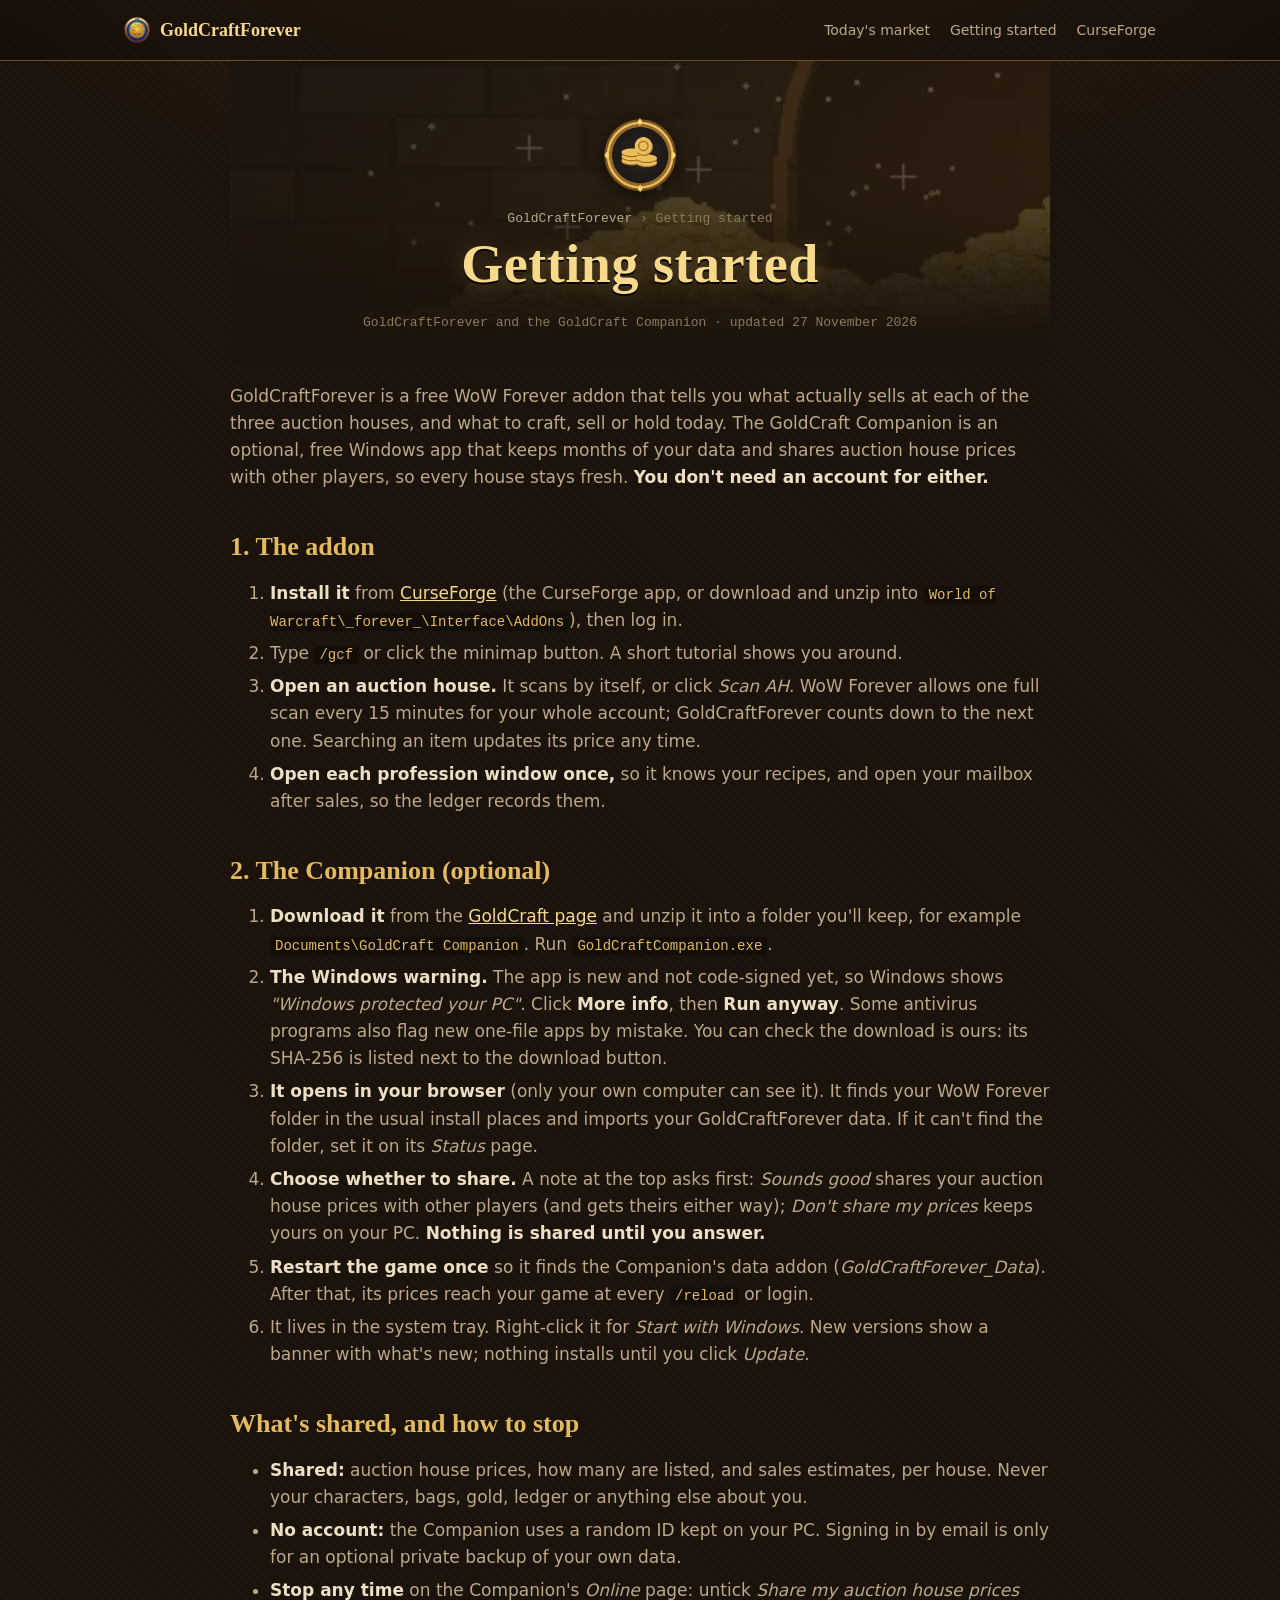
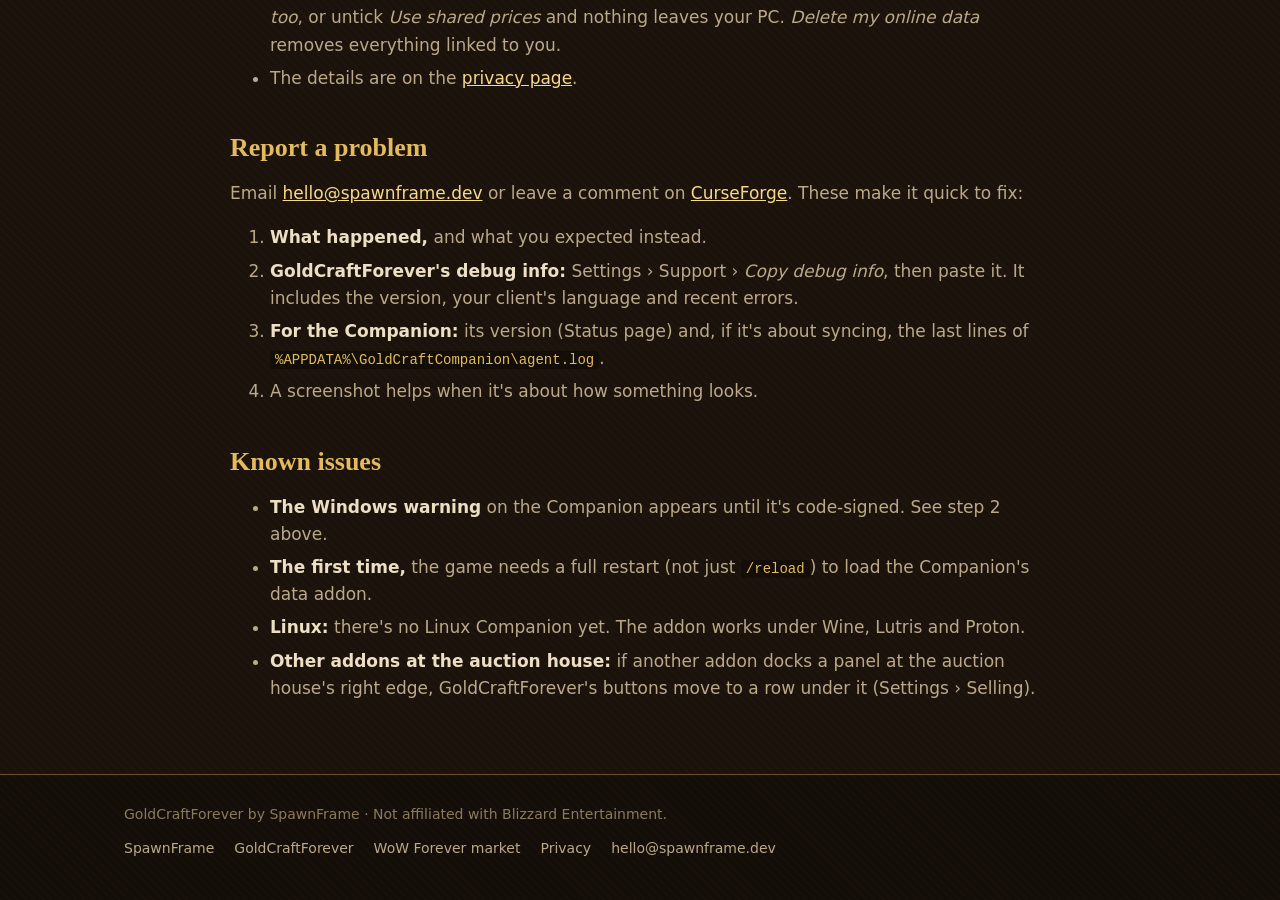
<file: goldcraft/start/index.html>
<!doctype html>
<html lang="en">
<head>
<meta charset="utf-8">
<meta name="viewport" content="width=device-width, initial-scale=1">
<title>Getting started · GoldCraftForever · SpawnFrame</title>
<meta name="description" content="Install GoldCraftForever and the GoldCraft Companion, get past the Windows warning, choose what to share, and report a problem.">
<meta name="theme-color" content="#1b120b">
<link rel="canonical" href="https://spawnframe.dev/goldcraft/start/">
<link rel="icon" href="/favicon.ico" sizes="48x48">
<link rel="icon" href="/favicon.svg?v=c705b3b3" type="image/svg+xml">
<link rel="icon" href="/brand/favicon-32.png" type="image/png" sizes="32x32">
<link rel="apple-touch-icon" href="/brand/apple-touch-icon.png">
<link rel="manifest" href="/site.webmanifest">
<meta property="og:title" content="Getting started · GoldCraftForever">
<meta property="og:description" content="Install GoldCraftForever and the GoldCraft Companion, get past the Windows warning, choose what to share, and report a problem.">
<meta property="og:url" content="https://spawnframe.dev/goldcraft/start/">
<meta property="og:image" content="https://spawnframe.dev/goldcraft/art/og.png">
<meta name="twitter:card" content="summary_large_image">
<meta property="og:type" content="website">
<link rel="stylesheet" href="/goldcraft/goldcraft.css?v=2104ad33">
<link rel="stylesheet" href="/goldcraft/market.css?v=493f1385">
</head>
<body>
<header class="top"><div class="wrap">
  <a class="mk-brand" href="/goldcraft/"><img src="/goldcraft/art/icon.webp" alt="" width="26" height="26"> GoldCraftForever</a>
  <nav><a href="/goldcraft/market/">Today's market</a><a href="/goldcraft/start/">Getting started</a><a href="https://www.curseforge.com/wow/addons/goldcraftforever">CurseForge</a></nav>
</div></header>
<main class="wrap market"><article class="gc-prose">
<section class="hero mk-hero"><img class="crest-img" src="/goldcraft/art/emblem_home.webp" alt="" width="76" height="76"><p class="crumbs"><a href="/goldcraft/">GoldCraftForever</a> › Getting started</p>
<h1>Getting started</h1>
<p class="updated">GoldCraftForever and the GoldCraft Companion · updated 27 November 2026</p></section>
<p>GoldCraftForever is a free WoW Forever addon that tells you what actually sells at each of the three auction houses, and what to craft, sell or hold today. The GoldCraft Companion is an optional, free Windows app that keeps months of your data and shares auction house prices with other players, so every house stays fresh. <b>You don't need an account for either.</b></p>

<h2>1. The addon</h2>
<ol>
  <li><b>Install it</b> from <a href="https://www.curseforge.com/wow/addons/goldcraftforever">CurseForge</a> (the CurseForge app, or download and unzip into <code>World of Warcraft\_forever_\Interface\AddOns</code>), then log in.</li>
  <li>Type <code>/gcf</code> or click the minimap button. A short tutorial shows you around.</li>
  <li><b>Open an auction house.</b> It scans by itself, or click <i>Scan AH</i>. WoW Forever allows one full scan every 15 minutes for your whole account; GoldCraftForever counts down to the next one. Searching an item updates its price any time.</li>
  <li><b>Open each profession window once,</b> so it knows your recipes, and open your mailbox after sales, so the ledger records them.</li>
</ol>

<h2>2. The Companion (optional)</h2>
<ol>
  <li><b>Download it</b> from the <a href="/goldcraft/#coming">GoldCraft page</a> and unzip it into a folder you'll keep, for example <code>Documents\GoldCraft Companion</code>. Run <code>GoldCraftCompanion.exe</code>.</li>
  <li><b>The Windows warning.</b> The app is new and not code-signed yet, so Windows shows <i>"Windows protected your PC"</i>. Click <b>More info</b>, then <b>Run anyway</b>. Some antivirus programs also flag new one-file apps by mistake. You can check the download is ours: its SHA-256 is listed next to the download button.</li>
  <li><b>It opens in your browser</b> (only your own computer can see it). It finds your WoW Forever folder in the usual install places and imports your GoldCraftForever data. If it can't find the folder, set it on its <i>Status</i> page.</li>
  <li><b>Choose whether to share.</b> A note at the top asks first: <i>Sounds good</i> shares your auction house prices with other players (and gets theirs either way); <i>Don't share my prices</i> keeps yours on your PC. <b>Nothing is shared until you answer.</b></li>
  <li><b>Restart the game once</b> so it finds the Companion's data addon (<i>GoldCraftForever_Data</i>). After that, its prices reach your game at every <code>/reload</code> or login.</li>
  <li>It lives in the system tray. Right-click it for <i>Start with Windows</i>. New versions show a banner with what's new; nothing installs until you click <i>Update</i>.</li>
</ol>

<h2>What's shared, and how to stop</h2>
<ul>
  <li><b>Shared:</b> auction house prices, how many are listed, and sales estimates, per house. Never your characters, bags, gold, ledger or anything else about you.</li>
  <li><b>No account:</b> the Companion uses a random ID kept on your PC. Signing in by email is only for an optional private backup of your own data.</li>
  <li><b>Stop any time</b> on the Companion's <i>Online</i> page: untick <i>Share my auction house prices too</i>, or untick <i>Use shared prices</i> and nothing leaves your PC. <i>Delete my online data</i> removes everything linked to you.</li>
  <li>The details are on the <a href="/privacy/">privacy page</a>.</li>
</ul>

<h2>Report a problem</h2>
<p>Email <a href="mailto:hello@spawnframe.dev?subject=GoldCraft%20problem">hello@spawnframe.dev</a> or leave a comment on <a href="https://www.curseforge.com/wow/addons/goldcraftforever">CurseForge</a>. These make it quick to fix:</p>
<ol>
  <li><b>What happened,</b> and what you expected instead.</li>
  <li><b>GoldCraftForever's debug info:</b> Settings &rsaquo; Support &rsaquo; <i>Copy debug info</i>, then paste it. It includes the version, your client's language and recent errors.</li>
  <li><b>For the Companion:</b> its version (Status page) and, if it's about syncing, the last lines of <code>%APPDATA%\GoldCraftCompanion\agent.log</code>.</li>
  <li>A screenshot helps when it's about how something looks.</li>
</ol>

<h2>Known issues</h2>
<ul>
  <li><b>The Windows warning</b> on the Companion appears until it's code-signed. See step 2 above.</li>
  <li><b>The first time,</b> the game needs a full restart (not just <code>/reload</code>) to load the Companion's data addon.</li>
  <li><b>Linux:</b> there's no Linux Companion yet. The addon works under Wine, Lutris and Proton.</li>
  <li><b>Other addons at the auction house:</b> if another addon docks a panel at the auction house's right edge, GoldCraftForever's buttons move to a row under it (Settings &rsaquo; Selling).</li>
</ul>
</article></main>
<footer class="foot"><div class="wrap">
  <span>GoldCraftForever by SpawnFrame · Not affiliated with Blizzard Entertainment.</span>
  <nav><a href="/">SpawnFrame</a><a href="/goldcraft/">GoldCraftForever</a><a href="/goldcraft/market/">WoW Forever market</a><a href="/privacy/">Privacy</a><a href="mailto:hello@spawnframe.dev">hello@spawnframe.dev</a></nav>
</div></footer>
</body>
</html>
</file>
<file: styles.css>
/* SpawnFrame: "Midnight Technology" (spawnframe_brand_specification_engineering_handoff.md).
   Dark-mode first. Cyan only for primary buttons, active states and focus. Borders over shadows. */
@font-face { font-family: "Space Grotesk"; src: url(/fonts/space-grotesk-latin-600-normal.woff2) format("woff2"); font-weight: 600; font-display: swap; }
@font-face { font-family: "Space Grotesk"; src: url(/fonts/space-grotesk-latin-700-normal.woff2) format("woff2"); font-weight: 700; font-display: swap; }
@font-face { font-family: "Plus Jakarta Sans"; src: url(/fonts/plus-jakarta-sans-latin-400-normal.woff2) format("woff2"); font-weight: 400; font-display: swap; }
@font-face { font-family: "Plus Jakarta Sans"; src: url(/fonts/plus-jakarta-sans-latin-500-normal.woff2) format("woff2"); font-weight: 500; font-display: swap; }
@font-face { font-family: "Plus Jakarta Sans"; src: url(/fonts/plus-jakarta-sans-latin-600-normal.woff2) format("woff2"); font-weight: 600; font-display: swap; }
@font-face { font-family: "JetBrains Mono"; src: url(/fonts/jetbrains-mono-latin-400-normal.woff2) format("woff2"); font-weight: 400; font-display: swap; }
@font-face { font-family: "JetBrains Mono"; src: url(/fonts/jetbrains-mono-latin-500-normal.woff2) format("woff2"); font-weight: 500; font-display: swap; }

:root {
  /* Surfaces */
  --sf-bg-abyssal: #060A12;
  --sf-bg-navy: #0B1324;
  --sf-bg-slate: #131F38;
  --sf-border: #233354;
  /* Brand & accents */
  --sf-accent-cyan: #00E5FF;
  --sf-accent-teal: #00B2CC;
  --sf-accent-tint: rgba(0, 229, 255, 0.12);
  /* Text */
  --sf-text-silver: #C5D1E0;
  --sf-text-pewter: #8A99B0;
  --sf-text-ice: #F4F7FB;
  /* Type */
  --sf-font-display: "Space Grotesk", system-ui, sans-serif;
  --sf-font-sans: "Plus Jakarta Sans", "Inter", system-ui, sans-serif;
  --sf-font-mono: "JetBrains Mono", ui-monospace, monospace;
  --max: 1120px;
  color-scheme: dark;
}
* { box-sizing: border-box; }
html { -webkit-text-size-adjust: 100%; }
body { margin: 0; background: var(--sf-bg-abyssal); color: var(--sf-text-silver); font: 400 16px/1.6 var(--sf-font-sans); }
a { color: inherit; }
a:focus-visible, button:focus-visible { outline: 2px solid var(--sf-accent-cyan); outline-offset: 3px; border-radius: 4px; }
::selection { background: var(--sf-accent-tint); color: var(--sf-text-ice); }
.wrap { max-width: var(--max); margin: 0 auto; padding: 0 24px; }

/* header: horizontal lockup (mark, gap 0.35x its height, SPAWNFRAME in Space Grotesk 700, +0.08em) */
.top { border-bottom: 1px solid var(--sf-border); background: rgba(6, 10, 18, 0.85); position: sticky; top: 0; z-index: 10; backdrop-filter: blur(8px); }
.top .wrap { display: flex; align-items: center; justify-content: space-between; height: 68px; }
.brand { display: flex; align-items: center; gap: 11px; text-decoration: none; color: var(--sf-text-ice); }
.brand img { width: 32px; height: 32px; display: block; }
.brand span { font: 700 18px/1 var(--sf-font-display); letter-spacing: 0.08em; text-transform: uppercase; }
.nav { display: flex; align-items: center; gap: 26px; font-size: 15px; }
.nav a { text-decoration: none; color: var(--sf-text-pewter); }
.nav a:hover { color: var(--sf-text-ice); }

/* eyebrows and headings */
.eyebrow { font: 500 12px/1.4 var(--sf-font-mono); letter-spacing: 0.10em; text-transform: uppercase; color: var(--sf-accent-cyan); margin: 0 0 14px; }
h1, h2 { font-family: var(--sf-font-display); color: var(--sf-text-ice); }
h2 { font-weight: 600; font-size: 32px; line-height: 1.2; letter-spacing: -0.02em; margin: 0 0 12px; }
h3 { font: 600 20px/1.3 var(--sf-font-sans); letter-spacing: -0.01em; color: var(--sf-text-ice); margin: 0; }
section { padding: 72px 0; border-top: 1px solid var(--sf-border); }
.lead { color: var(--sf-text-pewter); max-width: 60ch; margin: 0 0 36px; }

/* hero: the one place the cyan glow is allowed */
.hero { position: relative; padding: 112px 0 104px; overflow: hidden; }
.hero::before { content: ""; position: absolute; inset: 0; pointer-events: none; opacity: 0.55;
  background-image: linear-gradient(var(--sf-border) 1px, transparent 1px), linear-gradient(90deg, var(--sf-border) 1px, transparent 1px);
  background-size: 56px 56px; mask-image: radial-gradient(ellipse 70% 80% at 72% 45%, #000 10%, transparent 70%); -webkit-mask-image: radial-gradient(ellipse 70% 80% at 72% 45%, #000 10%, transparent 70%); }
.hero .wrap { position: relative; display: grid; grid-template-columns: 1.15fr 0.85fr; align-items: center; gap: 48px; }
.hero h1 { font-weight: 700; font-size: clamp(40px, 6vw, 64px); line-height: 1.05; letter-spacing: -0.025em; margin: 0 0 22px; }
.hero p:not(.eyebrow) { font-size: 19px; color: var(--sf-text-silver); max-width: 34em; margin: 0 0 34px; }
.hero .art { justify-self: center; position: relative; width: min(340px, 80vw); aspect-ratio: 1; display: grid; place-items: center;
  background: var(--sf-bg-navy); border: 1px solid var(--sf-border); border-radius: 22%; box-shadow: 0 0 24px rgba(0, 229, 255, 0.18), inset 0 0 60px rgba(0, 229, 255, 0.05); }
.hero .art img { width: 78%; height: auto; }
.cta { display: flex; flex-wrap: wrap; gap: 12px; }

/* buttons: Abyssal text on cyan, never white on cyan */
.btn { display: inline-flex; align-items: center; gap: 8px; height: 44px; padding: 0 18px; border-radius: 4px; text-decoration: none;
  font: 600 15px/1 var(--sf-font-sans); border: 1px solid var(--sf-border); color: var(--sf-text-ice); background: var(--sf-bg-navy); transition: background 0.15s, border-color 0.15s; }
.btn:hover { background: var(--sf-bg-slate); border-color: #34497a; }
.btn.primary { background: var(--sf-accent-cyan); border-color: var(--sf-accent-cyan); color: var(--sf-bg-abyssal); }
.btn.primary:hover { background: var(--sf-accent-teal); border-color: var(--sf-accent-teal); }
.btn.sm { height: 38px; font-size: 14px; padding: 0 14px; }

/* cards */
.grid { display: grid; grid-template-columns: repeat(auto-fit, minmax(300px, 1fr)); gap: 20px; }
.card { background: var(--sf-bg-navy); border: 1px solid var(--sf-border); border-radius: 12px; padding: 28px; display: flex; flex-direction: column; gap: 12px; transition: border-color 0.15s, background 0.15s; }
.card:hover { border-color: #34497a; }
.card p { margin: 0; color: var(--sf-text-pewter); }
.card .links { margin-top: auto; padding-top: 14px; display: flex; flex-wrap: wrap; gap: 10px; }
.badge { align-self: flex-start; font: 500 12px/1 var(--sf-font-mono); letter-spacing: 0.10em; text-transform: uppercase; padding: 6px 9px; border-radius: 4px;
  background: var(--sf-accent-tint); color: var(--sf-accent-cyan); }
.badge.muted { background: transparent; border: 1px solid var(--sf-border); color: var(--sf-text-pewter); }
.meta { font: 400 13px/1.5 var(--sf-font-mono); color: var(--sf-text-pewter); }

/* what we build */
.cols { display: grid; grid-template-columns: repeat(auto-fit, minmax(230px, 1fr)); gap: 1px; background: var(--sf-border); border: 1px solid var(--sf-border); border-radius: 12px; overflow: hidden; }
.cols > div { background: var(--sf-bg-navy); padding: 26px; }
.cols .num { font: 500 12px/1 var(--sf-font-mono); color: var(--sf-accent-cyan); letter-spacing: 0.10em; }
.cols h3 { font-size: 18px; margin: 14px 0 8px; }
.cols p { margin: 0; font-size: 15px; color: var(--sf-text-pewter); }

/* principles */
.principles { display: grid; grid-template-columns: repeat(auto-fit, minmax(260px, 1fr)); gap: 32px; }
.principles h3 { font-size: 18px; margin-bottom: 8px; display: flex; align-items: center; gap: 10px; }
.principles h3::before { content: ""; width: 8px; height: 8px; background: var(--sf-accent-cyan); flex: none; }
.principles p { margin: 0; color: var(--sf-text-pewter); }

/* long text pages (privacy) */
.prose { max-width: 72ch; padding: 72px 0 88px; }
.prose h1 { font-weight: 700; font-size: 44px; letter-spacing: -0.025em; margin: 0 0 8px; }
.prose h2 { font-size: 22px; margin: 44px 0 10px; }
.prose p, .prose li { color: var(--sf-text-silver); }
.prose strong { color: var(--sf-text-ice); }
.prose a { color: var(--sf-accent-cyan); }
.prose .updated { font: 400 13px var(--sf-font-mono); color: var(--sf-text-pewter); }

/* footer: stacked lockup idea, small */
.foot { border-top: 1px solid var(--sf-border); padding: 40px 0 48px; font-size: 14px; color: var(--sf-text-pewter); background: var(--sf-bg-abyssal); }
.foot .wrap { display: flex; flex-wrap: wrap; gap: 24px 40px; justify-content: space-between; align-items: flex-start; }
.foot .tag { display: block; margin-top: 8px; font: 500 11px/1.4 var(--sf-font-mono); letter-spacing: 0.14em; text-transform: uppercase; color: var(--sf-text-pewter); }
.foot nav { display: flex; flex-wrap: wrap; gap: 22px; }
.foot a { color: var(--sf-text-silver); text-decoration: none; }
.foot a:hover { color: var(--sf-text-ice); }
.foot .legal { flex-basis: 100%; font-size: 13px; color: #66758c; }

@media (max-width: 480px) { .nav .hide-xs { display: none; } }
@media (max-width: 820px) {
  .hero { padding: 72px 0 64px; }
  .hero .wrap { grid-template-columns: 1fr; }
  .hero .art { width: 200px; order: -1; justify-self: start; }
  .nav { gap: 16px; font-size: 14px; }
  .nav .hide-sm { display: none; }
  .top .brand span { font-size: 15px; }
  section { padding: 56px 0; }
}

.support .cta { margin-top: 20px; }
</file>
<file: foreverchat/foreverchat.css>
/* ForeverChat page: SpawnFrame look (styles.css) plus a small chat-window demo. */
.fc-meta { margin-top: 18px !important; font-size: 13px !important; color: var(--sf-text-pewter) !important; }
code { font: 400 0.92em var(--sf-font-mono); color: var(--sf-text-ice); background: var(--sf-bg-slate); padding: 1px 6px; border-radius: 4px; }

.fc-demo { background: var(--sf-bg-navy); border: 1px solid var(--sf-border); border-radius: 12px; padding: 14px;
  box-shadow: 0 0 24px rgba(0, 229, 255, 0.12); min-width: 0; }
.fc-tabs { display: flex; flex-wrap: wrap; gap: 4px; margin-bottom: 8px; }
.fc-tab { font: 500 12px/1 var(--sf-font-mono); color: var(--sf-text-pewter); background: var(--sf-bg-abyssal); border: 1px solid var(--sf-border);
  border-bottom: none; border-radius: 6px 6px 0 0; padding: 8px 10px 7px; cursor: pointer; }
.fc-tab:hover { color: var(--sf-text-ice); }
.fc-tab[aria-selected="true"] { color: var(--sf-bg-abyssal); background: var(--sf-accent-cyan); border-color: var(--sf-accent-cyan); }
.fc-tab.fixed { opacity: 0.7; }
.fc-lines { height: 216px; overflow: hidden; background: rgba(6, 10, 18, 0.7); border: 1px solid var(--sf-border); border-radius: 6px;
  padding: 10px 12px; display: flex; flex-direction: column; justify-content: flex-end; gap: 3px; font: 400 13px/1.45 var(--sf-font-sans); }
.fc-lines div { margin: 0; }
.fc-lines .empty { color: var(--sf-text-pewter); font-style: italic; }
.fc-input { margin-top: 8px; height: 34px; display: flex; align-items: center; gap: 2px; padding: 0 12px; border: 1px solid var(--sf-border);
  border-radius: 6px; background: var(--sf-bg-abyssal); font: 500 13px/1 var(--sf-font-sans); }
.fc-caret { width: 7px; height: 15px; background: var(--sf-text-silver); animation: fc-blink 1.1s steps(1) infinite; }
@keyframes fc-blink { 50% { opacity: 0; } }
@media (prefers-reduced-motion: reduce) { .fc-caret { animation: none; } }
.fc-hint { margin: 10px 2px 0 !important; font: 400 12px/1.4 var(--sf-font-mono) !important; color: var(--sf-text-pewter) !important; }

/* chat colors, close to the game's */
.c-say { color: #f4f7fb; } .c-yell { color: #ff4040; } .c-party { color: #aaaaff; } .c-raid { color: #ff7f00; }
.c-guild { color: #40ff40; } .c-whisper { color: #ff80ff; } .c-bn { color: #00faf6; } .c-sys { color: #ffff00; }
.c-loot { color: #00aa00; } .c-money { color: #ffff00; } .c-skill { color: #5555ff; } .c-trade { color: #ffc0c0; }
.c-item { color: #1eff00; } .c-white { color: #ffffff; }

@media (max-width: 820px) { .fc-demo { order: 2; } .fc-lines { height: 190px; } }
</file>
<file: goldcraft/goldcraft.css>
:root {
  --leather: #1b120b; --leather-2: #24180f; --panel: #2c1e13; --panel-2: #342416;
  --gold: #e3bb5e; --gold-bright: #f6d98a; --gold-dim: #9c7a35; --rim: #6b4f22;
  --text: #ecdfc4; --muted: #bba98a; --faint: #8c7a5e;
  --alliance: #5b8ee0; --horde: #d9534a; --neutral: #c9a24a; --green: #6fd36f;
  --serif: "Palatino Linotype", Palatino, "Book Antiqua", Georgia, serif;
  --sans: ui-sans-serif, system-ui, -apple-system, "Segoe UI", Roboto, Arial, sans-serif;
  --mono: ui-monospace, "Cascadia Code", Consolas, monospace;
}
* { box-sizing: border-box; }
body { margin: 0; color: var(--text); font: 17px/1.6 var(--sans);
  background:
    radial-gradient(1200px 600px at 50% -200px, #3a2615 0%, transparent 70%),
    repeating-linear-gradient(45deg, rgba(255,255,255,0.012) 0 2px, transparent 2px 6px),
    var(--leather); }
a { color: var(--gold-bright); }
.wrap { max-width: 1080px; margin: 0 auto; padding: 0 24px; }

.top { border-bottom: 1px solid var(--rim); background: rgba(0,0,0,0.25); }
.top .wrap { display: flex; align-items: center; justify-content: space-between; height: 60px; font-size: 14px; }
.top a { color: var(--muted); text-decoration: none; }
.top a:hover { color: var(--gold-bright); }
.top nav { display: flex; gap: 20px; }
.top a { white-space: nowrap; }

.hero { text-align: center; padding: 84px 0 56px; }
.crest { width: 76px; height: 76px; margin: 0 auto 22px; border-radius: 50%; display: grid; place-items: center;
  background: radial-gradient(circle at 35% 30%, #f8e3a2, #c99a3c 55%, #7a5a1f); border: 2px solid var(--gold-dim);
  box-shadow: 0 0 0 4px #1b120b, 0 0 0 5px var(--rim); font: 700 34px/1 var(--serif); color: #3b2710; }
.crest-img { display: block; margin: 0 auto 18px; filter: drop-shadow(0 4px 10px rgba(0,0,0,0.6)); }
.hero { background: linear-gradient(rgba(27,18,11,0.55), var(--leather) 92%), url(/goldcraft/art/banner.webp) center top / cover no-repeat; border-radius: 0 0 12px 12px; }
.hero h1 { font: 700 clamp(40px, 7vw, 68px)/1.05 var(--serif); margin: 0; letter-spacing: 0.01em;
  color: var(--gold-bright); text-shadow: 0 2px 0 #000, 0 0 24px rgba(227,187,94,0.25); }
.hero .lede { font: italic 22px/1.45 var(--serif); color: var(--text); max-width: 34ch; margin: 22px auto 0; }
.hero .sub { color: var(--muted); max-width: 56ch; margin: 18px auto 0; }
.cta { display: flex; justify-content: center; flex-wrap: wrap; gap: 12px; margin-top: 32px; }
button.btn { cursor: pointer; } button.btn:disabled { opacity: 0.4; cursor: default; }
.btn { font: 600 16px/1 var(--sans); text-decoration: none; padding: 14px 22px; border-radius: 6px; border: 1px solid var(--rim); color: var(--text); background: var(--panel); }
.btn:hover { border-color: var(--gold); color: var(--gold-bright); }
.btn.gold { color: #2b1b08; border-color: #f2d27a; background: linear-gradient(#f4d683, #c9973a); box-shadow: inset 0 1px 0 rgba(255,255,255,0.5), 0 2px 0 #000; }
.btn.gold:hover { color: #2b1b08; filter: brightness(1.07); }
.facts { display: flex; justify-content: center; flex-wrap: wrap; gap: 8px 22px; margin-top: 26px; font: 13px var(--mono); color: var(--faint); }

.houses { display: grid; grid-template-columns: repeat(3, 1fr); gap: 12px; margin: 8px 0 64px; }
.house { text-align: center; padding: 18px; border-radius: 8px; background: var(--panel); border: 1px solid var(--rim); }
.house b { display: block; font: 700 20px var(--serif); }
.house span { font-size: 14px; color: var(--muted); }
.house.a b { color: var(--alliance); } .house.h b { color: var(--horde); } .house.n b { color: var(--neutral); }

h2 { font: 700 30px/1.2 var(--serif); color: var(--gold); text-align: center; margin: 0 0 8px; }
h2 + .intro { text-align: center; color: var(--muted); margin: 0 auto 32px; max-width: 60ch; }
section { padding: 24px 0 64px; }
.rule { height: 1px; margin: 0 auto 64px; max-width: 520px; background: linear-gradient(90deg, transparent, var(--gold-dim), transparent); }

.features { display: grid; grid-template-columns: repeat(auto-fit, minmax(300px, 1fr)); gap: 14px; }
.feature { padding: 22px 22px 20px; border-radius: 8px; background: linear-gradient(var(--panel-2), var(--panel)); border: 1px solid var(--rim); box-shadow: inset 0 1px 0 rgba(246,217,138,0.08); }
.feature h3 { margin: 0 0 6px; font: 700 19px var(--serif); color: var(--gold-bright); }
.feature p { margin: 0; color: var(--muted); font-size: 16px; }

.shots { display: grid; grid-template-columns: repeat(auto-fit, minmax(320px, 1fr)); gap: 16px; }
.shots figure { margin: 0; border: 2px solid var(--rim); border-radius: 8px; overflow: hidden; background: #000; }
.shots img { display: block; width: 100%; height: auto; }
.shots figcaption { padding: 10px 14px; font-size: 14px; color: var(--muted); background: var(--panel); }

.steps { counter-reset: s; list-style: none; padding: 0; margin: 0 auto; max-width: 720px; }
.steps li { counter-increment: s; position: relative; padding: 14px 0 14px 56px; border-bottom: 1px solid rgba(107,79,34,0.5); color: var(--muted); }
.steps li::before { content: counter(s); position: absolute; left: 0; top: 12px; width: 36px; height: 36px; border-radius: 50%; display: grid; place-items: center;
  font: 700 17px var(--serif); color: #2b1b08; background: linear-gradient(#f4d683, #c9973a); }
.steps strong { color: var(--text); }
.cmds { max-width: 720px; margin: 28px auto 0; padding: 18px 20px; border-radius: 8px; background: #120c07; border: 1px solid var(--rim); font: 14px/2 var(--mono); color: var(--gold); }
.cmds span { color: var(--faint); }

.note { max-width: 720px; margin: 0 auto; padding: 22px 24px; border-radius: 8px; border: 1px solid var(--rim); border-left: 3px solid var(--gold); background: rgba(0,0,0,0.2); color: var(--muted); }
.note p { margin: 0 0 10px; } .note p:last-child { margin: 0; }
.note strong { color: var(--text); }
.good { max-width: 720px; margin: 0 auto; color: var(--muted); padding-left: 20px; }
.good li { margin: 8px 0; }

.foot { border-top: 1px solid var(--rim); padding: 28px 0 40px; font-size: 14px; color: var(--faint); background: rgba(0,0,0,0.25); }
.foot .wrap { display: flex; flex-wrap: wrap; gap: 12px 28px; justify-content: space-between; }
.foot a { color: var(--muted); text-decoration: none; } .foot a:hover { color: var(--gold-bright); }
.foot nav { display: flex; gap: 20px; }
@media (max-width: 640px) { .top nav a:not(:last-child) { display: none; } .houses { grid-template-columns: 1fr; } .hero { padding: 56px 0 40px; } }
.feature .soon { display: inline-block; margin-bottom: 8px; font: 11px/1 var(--mono); letter-spacing: 0.04em; padding: 4px 7px; border-radius: 3px; color: #2b1b08; background: linear-gradient(#f4d683, #c9973a); }

.soon.now { background: rgba(25, 200, 80, 0.16); color: #9df0b6; border-color: rgba(25, 200, 80, 0.45); }
.dl-note { text-align: center; color: var(--muted); font-size: 14px; line-height: 1.6; margin: 14px auto 28px; max-width: 70ch; }
.dl-note code { font-size: 11px; word-break: break-all; }
h2 .soon { font-size: 13px; vertical-align: middle; margin-left: 8px; }
</file>
<file: goldcraft/demo.css>
/* GoldCraftForever's window, rebuilt for the web from the addon's own code (UI/MainWindow.lua,
   UI/Skin.lua, UI/Tabs/*) and art (Media/). Sizes are the addon's UI units: header 64, tabs 32,
   side menu 200, footer 28. Fonts and icons stand in for Blizzard's (see the note under the tour). */
@font-face { font-family: "GCF"; src: url(fonts/marcellus.woff2) format("woff2"); font-display: swap; }
@font-face { font-family: "GCF Title"; src: url(fonts/marcellus-sc.woff2) format("woff2"); font-display: swap; }

.demo { padding: 8px 0 72px; }
.demo-stage { position: relative; margin: 0 auto; max-width: 1120px; }
.demo-scaler { transform-origin: top left; width: 1120px; position: relative; }

.w { --gold: #ffd100; --hl: #ffffff; --dis: #808080; --green: #19ff19; --red: #ff5b4b; --orange: #ff9933;
  --sk-gold: #f2d180; --sk-bright: #ffe8a8; --sk-text: #f0e6d1; --sk-muted: #b8ab99; --line: #80612f; --rim: #c9a04f;
  position: relative; width: 1120px; height: 760px; color: var(--hl); font: 12px/1.3 "GCF", Georgia, serif; user-select: none;
  background: #1b130b url(art/leather.webp) repeat; border: 1px solid #000; box-shadow: 0 0 0 1px #8a6a2c, 0 26px 70px rgba(0,0,0,0.65); overflow: hidden; }
.w::after { content: ""; position: absolute; inset: 0; pointer-events: none;
  background: linear-gradient(rgba(0,0,0,0.5), transparent 40px, transparent calc(100% - 40px), rgba(0,0,0,0.55)),
              linear-gradient(90deg, rgba(0,0,0,0.55), transparent 40px, transparent calc(100% - 40px), rgba(0,0,0,0.5)); }
.w * { box-sizing: border-box; }

/* header */
.w-head { position: absolute; left: 2px; right: 2px; top: 2px; height: 64px; background: url(art/banner.webp) right center / auto 100% no-repeat, #120c07; border-bottom: 1px solid var(--line); }
.w-head::before { content: ""; position: absolute; inset: 0; background: linear-gradient(90deg, rgba(15,10,8,0.9), rgba(15,10,8,0) 70%); }
.w-logo { position: absolute; left: 12px; top: 9px; width: 46px; height: 46px; }
.w-title { position: absolute; left: 68px; top: 9px; font: 25px/1 "GCF Title", serif; color: #fff2d6; letter-spacing: 0.02em;
  text-shadow: -1px -1px 0 #000, 1px -1px 0 #000, -1px 1px 0 #000, 1px 1px 0 #000, 0 2px 4px #000; }
.w-sub { position: absolute; left: 69px; top: 39px; font-size: 10.5px; color: #f2c25c; letter-spacing: 0.03em; text-shadow: 0 1px 1px #000; }
.w-sub .v { color: var(--dis); margin-left: 8px; }
.w-hbtns { position: absolute; right: 6px; top: 20px; display: flex; gap: 4px; align-items: center; }

/* buttons, checks, inputs */
.b { display: inline-flex; align-items: center; justify-content: center; height: 22px; padding: 0 8px; white-space: nowrap; cursor: pointer;
  color: var(--gold); font: 12px "GCF", serif; background: url(art/btn.png) 0 0 / 100% 100%; border: 1px solid var(--rim); text-shadow: 0 1px 1px #000; }
.b:hover { color: #fff; } .b.on { background-image: url(art/btn_on.png); border-color: var(--sk-bright); }
.b.off { color: #7f7f7f; border-color: #59544d; cursor: default; }
.b.sq { width: 24px; padding: 0; }
.b.x { width: 24px; padding: 0; background: linear-gradient(#a8241a, #5e0c07); border-color: #e2b24a; color: #ffd100; font-weight: 700; }
.chk { display: inline-flex; align-items: center; gap: 4px; color: var(--hl); }
.chk i { width: 15px; height: 15px; border: 1px solid #6e6e6e; border-radius: 2px; background: #0d0d0d; position: relative; flex: none; }
.chk.on i::after { content: ""; position: absolute; left: 3px; top: -3px; width: 6px; height: 12px; border: solid #ffd100; border-width: 0 3px 3px 0; transform: rotate(40deg); filter: drop-shadow(0 0 1px #000); }
.inp { display: inline-flex; align-items: center; gap: 5px; height: 20px; padding: 0 6px; border: 1px solid #5a5a5a; border-radius: 9px; background: rgba(0,0,0,0.6); color: #8f8f8f; font-size: 11px; }
.inp.box { border-radius: 2px; color: #fff; }
.inp svg { width: 11px; height: 11px; fill: #aaa; }

/* tabs */
.w-tabs { position: absolute; left: 2px; right: 2px; top: 66px; height: 36px; background: rgba(0,0,0,0.35); border-bottom: 1px solid var(--line); display: flex; align-items: flex-end; gap: 3px; padding-left: 8px; }
.w-tab { height: 32px; display: flex; align-items: center; padding: 0 12px 0 8px; gap: 6px; min-width: 70px; cursor: pointer;
  background: url(art/tab.png) 0 0 / 100% 100%; border: 1px solid var(--line); color: var(--sk-text); font-size: 12.5px; }
.w-tab .wi { width: 18px; height: 18px; }
.w-tab.on { background-image: url(art/tab_on.png); border-color: var(--rim); color: var(--sk-bright); }
.w-tab:hover { color: var(--sk-bright); }

/* icons: the game's are Blizzard art, so these are game-icons.net glyphs on a painted tile */
.wi { display: inline-block; position: relative; vertical-align: middle; flex: none; width: 16px; height: 16px; outline: 1px solid var(--line);
  background: radial-gradient(circle at 35% 30%, var(--a), var(--b) 85%); overflow: hidden; }
.wi svg { position: absolute; left: 9%; top: 9%; width: 82%; height: 82%; fill: var(--g, #f4ead2); filter: drop-shadow(0 1px 1px rgba(0,0,0,0.85)); }
.wi.dim { filter: grayscale(1) brightness(0.8); }

/* side menu */
.w-side { position: absolute; left: 2px; top: 102px; bottom: 30px; width: 200px; background: rgba(0,0,0,0.28); border-right: 1px solid rgba(128,97,47,0.8); }
.w-side .em { position: absolute; left: 10px; top: 10px; width: 42px; height: 42px; }
.w-side .tt { position: absolute; left: 60px; top: 21px; font-size: 16px; color: var(--sk-gold); }
.w-side .list { position: absolute; left: 6px; right: 6px; top: 60px; }
.se { height: 26px; margin-bottom: 2px; display: flex; align-items: center; position: relative; cursor: pointer; color: var(--sk-text); }
.se .wi { width: 20px; height: 20px; margin-left: 8px; margin-right: 8px; }
.se .nt { margin-left: auto; margin-right: 6px; font-size: 10.5px; color: var(--dis); }
.se:hover { background: rgba(255,217,102,0.08); }
.se.on { background: linear-gradient(90deg, rgba(150,107,41,0.6), rgba(61,41,15,0.1)); color: var(--sk-bright); }
.se.on::before { content: ""; position: absolute; left: 0; top: 0; bottom: 0; width: 3px; background: var(--sk-gold); }
.se.dim { color: var(--sk-muted); }
.srule { height: 12px; position: relative; }
.srule::after { content: ""; position: absolute; left: 6px; right: 6px; top: 6px; height: 1px; background: linear-gradient(90deg, rgba(201,160,79,0), rgba(201,160,79,0.9)); }

/* content area and footer */
.w-main { position: absolute; top: 116px; bottom: 38px; right: 12px; left: 12px; overflow: hidden; }
.w-main.side { left: 214px; }
.w-foot { position: absolute; left: 2px; right: 2px; bottom: 2px; height: 28px; background: rgba(0,0,0,0.45); border-top: 1px solid var(--line); }
.w-foot .st { position: absolute; left: 12px; bottom: 7px; font-size: 10.5px; display: flex; align-items: center; gap: 4px; }
.w-foot .st .wi { width: 12px; height: 12px; }
.w-foot .b { position: absolute; right: 26px; bottom: 3px; width: 110px; }
.w-foot .grip { position: absolute; right: 5px; bottom: 5px; width: 12px; height: 12px; background: repeating-linear-gradient(135deg, transparent 0 3px, #8a8a8a 3px 4px); clip-path: polygon(100% 0, 100% 100%, 0 100%); opacity: 0.7; }

/* text */
.g { color: var(--gold); } .h { color: var(--hl); } .d { color: var(--dis); } .gr { color: var(--green); } .rd { color: var(--red); } .or { color: var(--orange); }
.bl { color: #4aa3ff; } .q2 { color: #1eff00; } .q3 { color: #0070dd; } .sg { color: var(--sk-gold); }
.sm { font-size: 10.5px; } .lg { font-size: 15px; }
.w img.coin, .fw img.coin { height: 1em; vertical-align: -0.12em; margin-left: 1px; }
.ab { position: absolute; }
.row { display: flex; align-items: center; gap: 8px; }

/* headings, tiles, panels */
.hd { display: flex; align-items: center; height: 22px; font-size: 16px; color: var(--sk-gold); }
.hd::after { content: ""; flex: 1; height: 1px; margin-left: 10px; background: linear-gradient(90deg, rgba(201,160,79,0.9), rgba(201,160,79,0)); }
.hd .b { order: 2; margin-left: 10px; font-size: 12px; }
.tile { position: absolute; height: 46px; background: url(art/btn.png) 0 0 / 100% 100%; border: 1px solid rgba(128,97,47,0.95); }
.tile::before { content: ""; position: absolute; inset: 0; background: rgba(40,28,14,0.18); }
.tile .wi { position: absolute; left: 8px; top: 6px; width: 32px; height: 32px; }
.tile .n { position: absolute; left: 49px; top: 7px; right: 104px; color: var(--gold); white-space: nowrap; overflow: hidden; text-overflow: ellipsis; }
.tile .s { position: absolute; left: 49px; bottom: 7px; right: 150px; font-size: 10.5px; color: var(--hl); white-space: nowrap; overflow: hidden; text-overflow: ellipsis; }
.tile .v { position: absolute; right: 10px; top: 7px; text-align: right; white-space: nowrap; }
.tile .c { position: absolute; right: 10px; bottom: 7px; max-width: 138px; font-size: 10.5px; color: var(--dis); text-align: right; white-space: nowrap; overflow: hidden; text-overflow: ellipsis; }
.pnl { position: absolute; background: rgba(0,0,0,0.3); border: 1px solid #4a3920; }
.pnl .t { position: absolute; left: 8px; top: 6px; color: var(--gold); font-size: 10.5px; }
.pnl .bg { position: absolute; left: 8px; top: 22px; font-size: 16px; }
.pnl .s1 { position: absolute; left: 8px; top: 44px; right: 6px; font-size: 10.5px; white-space: nowrap; overflow: hidden; }
.pnl .s2 { position: absolute; left: 8px; top: 59px; right: 6px; font-size: 10.5px; color: var(--dis); white-space: nowrap; overflow: hidden; }

/* tables: gold titles, a line under them, 15-unit rows */
.tb { width: 100%; border-collapse: collapse; table-layout: fixed; }
.tb th { color: var(--gold); font-weight: 400; text-align: right; padding: 0 4px; height: 16px; font-size: 11.5px; border-bottom: 1px solid #8a6a2c; white-space: nowrap; overflow: hidden; }
.tb td { text-align: right; padding: 0 4px; height: 15px; font-size: 11.5px; white-space: nowrap; overflow: hidden; text-overflow: ellipsis; }
.tb th.l, .tb td.l { text-align: left; }
.tb td .wi { width: 14px; height: 14px; margin-right: 6px; vertical-align: -3px; }
.tb tr.k { cursor: pointer; } .tb tr.k:hover td { background: rgba(255,217,102,0.07); }
.tb tr.sel td { background: rgba(176,128,46,0.45); }

.chart { position: absolute; border: 1px solid #4a3920; background: rgba(0,0,0,0.38); }
.chart svg { width: 100%; height: 100%; display: block; font-family: "GCF", serif; }

/* bags (Auction view) */
.bgrp { position: absolute; }
.bgrp .t { font-size: 10.5px; color: var(--dis); white-space: nowrap; } .bgrp .t b { font-weight: 400; font-size: 15px; color: var(--sk-gold); margin: 0 6px; }
.bgrp .t span { color: #fff; }
.slots { display: flex; gap: 9px; margin-top: 8px; }
.slot { width: 37px; text-align: center; font-size: 10px; }
.slot .ico { position: relative; width: 37px; height: 37px; }
.slot .wi { width: 37px; height: 37px; outline-color: #000; }
.slot .q { position: absolute; right: 3px; bottom: 0; font-size: 12px; color: #fff; text-shadow: 0 0 2px #000, 0 0 2px #000, 0 0 2px #000; }
.slot .bd { position: absolute; left: 1px; top: -6px; font: 8.5px/1 "GCF", serif; letter-spacing: 0.02em; text-shadow: 0 0 2px #000, 0 0 2px #000, 0 0 2px #000; }
.bd.SELL { color: #6cff6c; } .bd.HOLD { color: #ffd100; } .bd.CRAFT { color: #b7a6ff; } .bd.PLAN { color: #8fc7ff; } .bd.VEND { color: #ffb07a; }
.bagslots { display: grid; grid-template-columns: repeat(10, 37px); gap: 21px 21px; }

/* separate windows shown over the main one (My auctions, the bag window, a tooltip) */
.fw { position: absolute; z-index: 5; background: #1b130b url(art/leather.webp) repeat; border: 2px solid #8a6a2c; box-shadow: 0 0 0 1px #000, 0 16px 40px rgba(0,0,0,0.75); display: none; color: #fff; font: 12px/1.3 "GCF", serif; }
.fw.show { display: block; }
.fw .ft { position: absolute; left: 12px; top: 10px; color: var(--gold); font-size: 13px; }
.fw > .b.x { position: absolute; right: 6px; top: 6px; }
.tipw { position: absolute; z-index: 6; width: 380px; padding: 8px 10px; display: none; font: 12px/1.35 "GCF", serif; color: #fff;
  background: rgba(8,10,14,0.95); border: 1px solid #8f8f8f; border-radius: 4px; box-shadow: 0 6px 20px rgba(0,0,0,0.6); }
.tipw.show { display: block; }
.tipw .r { display: flex; justify-content: space-between; gap: 10px; } .tipw .r span:last-child { text-align: right; }
.tipw .ind { padding-left: 12px; color: #c8c8c8; }

/* the tour */
#tour-box { position: absolute; z-index: 8; display: none; pointer-events: none; border: 2px solid #ffe27a; border-radius: 4px; animation: hi 1.6s ease-in-out infinite; }
.tour-hi { outline: 2px solid #ffe27a !important; outline-offset: 2px; animation: hi 1.6s ease-in-out infinite; z-index: 4; }
@keyframes hi { 0%, 100% { box-shadow: 0 0 0 0 rgba(255,215,106,0.6); } 50% { box-shadow: 0 0 0 10px rgba(255,215,106,0); } }
@media (prefers-reduced-motion: reduce) { #tour-box { position: absolute; z-index: 8; display: none; pointer-events: none; border: 2px solid #ffe27a; border-radius: 4px; animation: hi 1.6s ease-in-out infinite; }
.tour-hi { animation: none; } }
.tour { max-width: 1120px; margin: 18px auto 0; display: grid; grid-template-columns: 1fr auto; gap: 14px 24px; align-items: center;
  padding: 18px 22px; border: 1px solid var(--rim); border-left: 3px solid var(--gold); border-radius: 8px; background: rgba(0,0,0,0.35); }
.tour .step { font: 12px var(--mono); color: var(--faint); }
.tour h3 { margin: 4px 0 6px; font: 700 21px var(--serif); color: var(--gold-bright); }
.tour p { margin: 0; color: var(--muted); }
.tour .best { margin-top: 8px; color: var(--text); }
.tour .best b { color: var(--gold); }
.tour .nav { display: flex; gap: 8px; align-items: center; }
.tour .dots { grid-column: 1 / -1; display: flex; gap: 6px; flex-wrap: wrap; }
.tour .dots button { width: 9px; height: 9px; padding: 0; border-radius: 50%; border: 1px solid var(--gold-dim); background: transparent; cursor: pointer; }
.tour .dots button.on { background: var(--gold); }
.demo-note { max-width: 1120px; margin: 14px auto 0; font-size: 13.5px; color: var(--faint); line-height: 1.55; }
.demo-note b { color: var(--muted); font-weight: 600; }
.small-only { display: none; }
@media (max-width: 720px) { .tour { grid-template-columns: 1fr; } .small-only { display: inline; } }
</file>
<file: goldcraft/market.css>
/* Public market pages (/goldcraft/market/), on top of /goldcraft/goldcraft.css: the GoldCraft look */
.top .mk-brand { display: inline-flex; align-items: center; gap: 10px; font: 700 18px var(--serif); color: var(--gold-bright); }
.top .mk-brand img { border-radius: 50%; }
.market .mk-hero { padding: 56px 24px 36px; }
.market .mk-hero h1 { font-size: clamp(34px, 5.5vw, 54px); }
.market .crumbs { font: 13px var(--mono); color: var(--faint); margin: 0 0 10px; }
.market .crumbs a { color: var(--muted); text-decoration: none; }
.market .crumbs a:hover { color: var(--gold-bright); }
.market .updated { font: 13px var(--mono); color: var(--faint); margin: 22px 0 0; }
.market .mk-houses { max-width: 760px; margin: 26px auto 0; }
.market .mk-houses .house span { font-size: 13px; line-height: 1.5; }
.market .dim { color: var(--faint); }

.market section { padding: 16px 0 40px; }
.market .mk-house { border-top: 1px solid var(--rim); padding-top: 40px; }
.market .mk-house h2 { color: var(--gold); }
.market .mk-house.a h2 { color: var(--alliance); }
.market .mk-house.h h2 { color: var(--horde); }
.market .mk-house.n h2 { color: var(--neutral); }
.market h3 { font: 700 20px var(--serif); color: var(--gold-bright); margin: 28px 0 10px; }
.market h4 { font: 700 17px var(--serif); color: var(--gold); margin: 6px 0 6px; }

.market .tbl { overflow-x: auto; border: 1px solid var(--rim); border-radius: 8px; background: linear-gradient(var(--panel-2), var(--panel)); box-shadow: inset 0 1px 0 rgba(246,217,138,0.08); }
.market table { width: 100%; border-collapse: collapse; font-size: 15px; }
.market th, .market td { padding: 9px 14px; text-align: right; white-space: nowrap; border-bottom: 1px solid rgba(107,79,34,0.5); }
.market th:first-child, .market td:first-child { text-align: left; white-space: normal; }
.market .mk-best td:nth-child(2), .market .mk-best th:nth-child(2) { text-align: left; white-space: normal; }
.market th { font: 600 12px var(--mono); text-transform: uppercase; letter-spacing: 0.05em; color: var(--gold); background: rgba(0,0,0,0.28); }
.market tr:last-child td { border-bottom: 0; }
.market tbody tr:hover td { background: rgba(246,217,138,0.05); }
.market td { color: var(--text); }
.market td a { color: var(--gold-bright); text-decoration: none; }
.market td a:hover { text-decoration: underline; }
.market td.pos { color: var(--green); }
.market td.neg { color: var(--horde); }

.market .money { white-space: nowrap; }
.market .coin { display: inline-block; width: 0.85em; height: 0.85em; margin: 0 1px 0 2px; vertical-align: -0.08em; background: center / contain no-repeat; }
.market .coin.g { background-image: url(/goldcraft/art/coin_g.webp); }
.market .coin.s { background-image: url(/goldcraft/art/coin_s.webp); }
.market .coin.c { background-image: url(/goldcraft/art/coin_c.webp); }

.market .cols { display: grid; grid-template-columns: 1fr 1fr; gap: 14px; }
.market .cols > div { padding: 16px 20px; border-radius: 8px; border: 1px solid var(--rim); background: var(--panel); }
.market .cols ul { padding-left: 18px; margin: 0; font-size: 15px; }
.market .cols li { margin: 4px 0; }
@media (max-width: 700px) { .market .cols, .market .mk-houses { grid-template-columns: 1fr; } }

.market details.method { max-width: 760px; margin: 24px auto 0; padding: 16px 22px; border-radius: 8px; border: 1px solid var(--rim); background: rgba(0,0,0,0.2); color: var(--muted); }
.market details.method summary { cursor: pointer; color: var(--gold-bright); font: 700 18px var(--serif); }
.market details.method p { font-size: 15px; margin: 12px 0 0; }
.market .mk-cta { margin-top: 40px; text-align: center; }
.market .mk-cta .cta { margin-top: 18px; }
.market .profs { display: flex; flex-wrap: wrap; justify-content: center; gap: 8px 18px; margin: 40px auto 64px; font-size: 15px; }
.market .profs span { width: 100%; text-align: center; font: 700 18px var(--serif); color: var(--gold); }
.market .profs a { color: var(--muted); text-decoration: none; }
.market .profs a:hover { color: var(--gold-bright); }

/* Text pages in the GoldCraft look (Getting started) */
.gc-prose { max-width: 820px; margin: 0 auto 72px; }
.gc-prose h2 { text-align: left; font-size: 26px; margin: 40px 0 10px; text-transform: none; }
.gc-prose p, .gc-prose li { color: var(--muted); }
.gc-prose b, .gc-prose strong { color: var(--text); }
.gc-prose li { margin: 6px 0; }
.gc-prose code { font: 14px var(--mono); color: var(--gold); background: rgba(0,0,0,0.3); padding: 1px 5px; border-radius: 3px; }
.gc-prose a { color: var(--gold-bright); }
.gc-prose .mk-hero p:not(.crumbs):not(.updated) { color: var(--text); }
</file>
